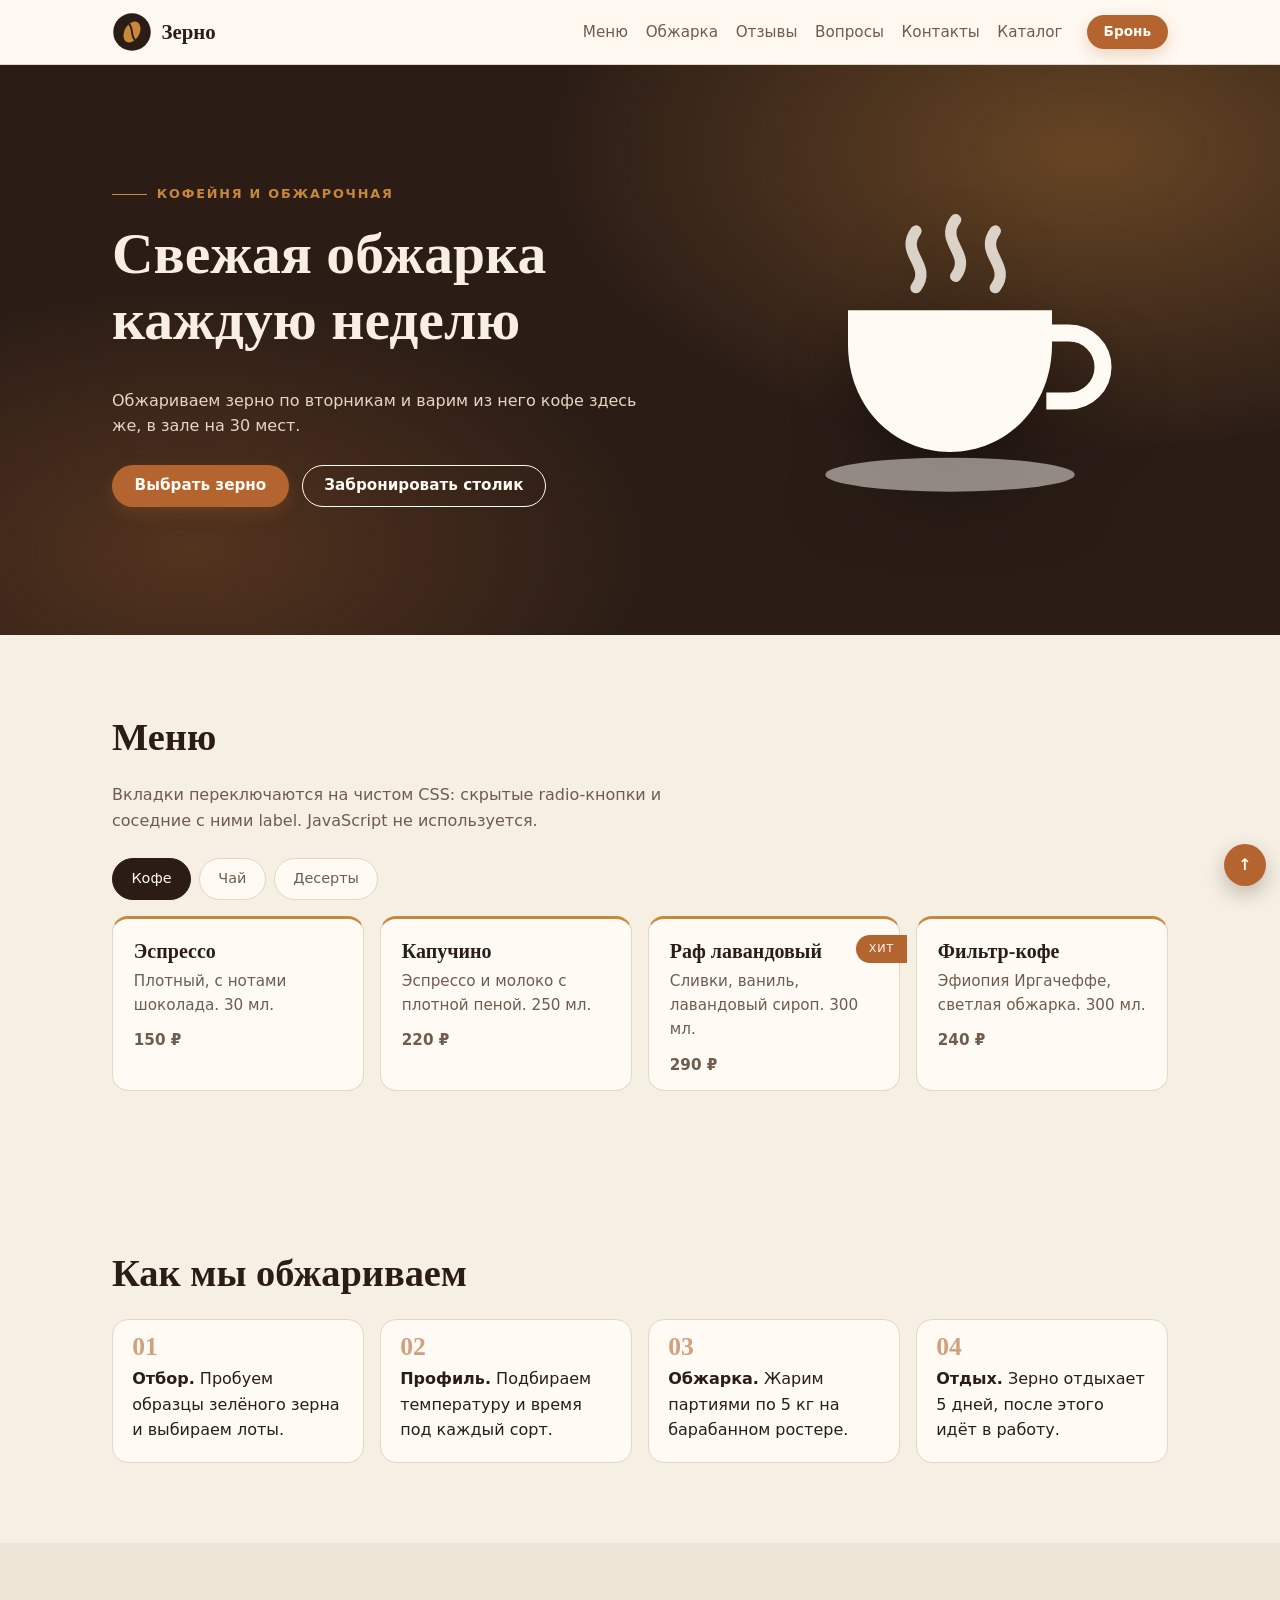
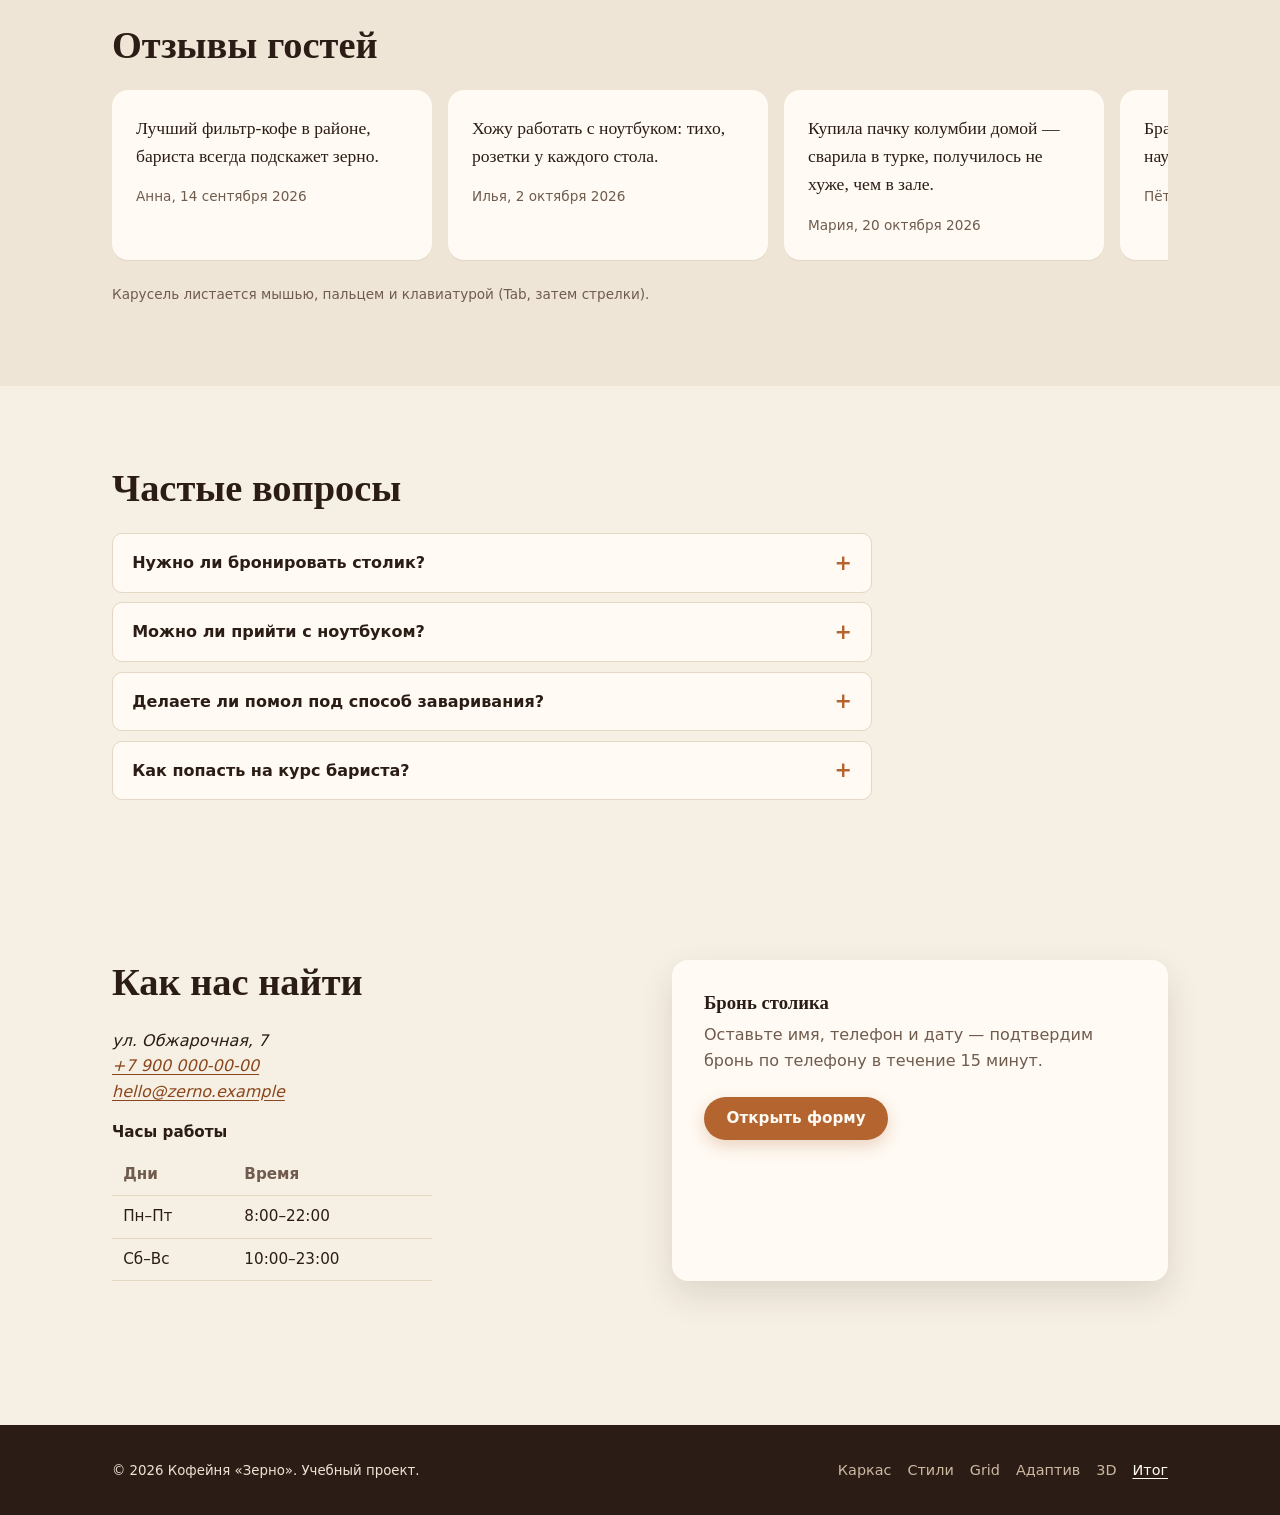
<file: site/index.html>
<!DOCTYPE html>
<html lang="ru">
<head>
  <meta charset="utf-8">
  <meta name="viewport" content="width=device-width, initial-scale=1">
  <title>Зерно — кофейня и обжарочная</title>
  <meta name="description" content="Итоговая страница кофейни «Зерно»: меню с вкладками, отзывы-карусель, вопросы-аккордеон, модальное окно бронирования и форма с валидацией.">
  <link rel="icon" href="assets/logo.svg" type="image/svg+xml">
  <link rel="stylesheet" href="css/base.css">
  <link rel="stylesheet" href="css/styled.css">
  <link rel="stylesheet" href="css/interactive.css">
</head>
<body>
  <a class="skip-link" href="#main">К содержимому</a>

  <header class="site-header" id="top">
    <div class="container site-header__inner">
      <a class="logo" href="index.html">
        <img src="assets/logo.svg" alt="" width="40" height="40">
        <span>Зерно</span>
      </a>
      <nav class="nav" aria-label="Основная навигация">
        <ul class="nav__list">
          <li><a href="#menu">Меню</a></li>
          <li><a href="#roasting">Обжарка</a></li>
          <li><a href="#reviews">Отзывы</a></li>
          <li><a href="#faq">Вопросы</a></li>
          <li><a href="#visit">Контакты</a></li>
          <li><a href="04-menu.html">Каталог</a></li>
        </ul>
      </nav>
      <a class="btn btn--small" href="#reserve">Бронь</a>
    </div>
  </header>

  <main id="main">
    <section class="hero" aria-labelledby="hero-title">
      <div class="container hero__inner">
        <div class="hero__text">
          <p class="eyebrow">Кофейня и обжарочная</p>
          <h1 id="hero-title">Свежая обжарка каждую неделю</h1>
          <p class="hero__lead">Обжариваем зерно по вторникам и варим из него кофе здесь же, в зале на 30 мест.</p>
          <p class="hero__actions">
            <a class="btn" href="04-menu.html">Выбрать зерно</a>
            <a class="btn btn--ghost" href="#reserve">Забронировать столик</a>
          </p>
        </div>
        <figure class="hero__art">
          <img src="assets/cup.svg" alt="Чашка горячего кофе" width="320" height="320">
        </figure>
      </div>
    </section>

    <section id="menu" class="section" aria-labelledby="menu-title">
      <div class="container">
        <h2 id="menu-title" class="section__title">Меню</h2>
        <p class="lead">Вкладки переключаются на чистом CSS: скрытые radio-кнопки и соседние с ними label. JavaScript не используется.</p>

        <!-- Интерактив 1: вкладки на radio -->
        <div class="tabs">
          <input class="tabs__input" type="radio" name="menu-tab" id="tab-coffee" checked>
          <label class="tabs__tab" for="tab-coffee">Кофе</label>

          <input class="tabs__input" type="radio" name="menu-tab" id="tab-tea">
          <label class="tabs__tab" for="tab-tea">Чай</label>

          <input class="tabs__input" type="radio" name="menu-tab" id="tab-dessert">
          <label class="tabs__tab" for="tab-dessert">Десерты</label>

          <div class="tab-panel" id="panel-coffee" role="group" aria-labelledby="tab-coffee">
            <ul class="cards">
              <li class="card" data-type="coffee">
                <article>
                  <h3 class="card__title">Эспрессо</h3>
                  <p>Плотный, с нотами шоколада. 30 мл.</p>
                  <p class="card__price"><data value="150">150 ₽</data></p>
                </article>
              </li>
              <li class="card" data-type="coffee">
                <article>
                  <h3 class="card__title">Капучино</h3>
                  <p>Эспрессо и молоко с плотной пеной. 250 мл.</p>
                  <p class="card__price"><data value="220">220 ₽</data></p>
                </article>
              </li>
              <li class="card card--hit" data-type="coffee">
                <article>
                  <h3 class="card__title">Раф лавандовый</h3>
                  <p>Сливки, ваниль, лавандовый сироп. 300 мл.</p>
                  <p class="card__price"><data value="290">290 ₽</data></p>
                </article>
              </li>
              <li class="card" data-type="coffee">
                <article>
                  <h3 class="card__title">Фильтр-кофе</h3>
                  <p>Эфиопия Иргачеффе, светлая обжарка. 300 мл.</p>
                  <p class="card__price"><data value="240">240 ₽</data></p>
                </article>
              </li>
            </ul>
          </div>

          <div class="tab-panel" id="panel-tea" role="group" aria-labelledby="tab-tea">
            <ul class="cards">
              <li class="card" data-type="tea">
                <article>
                  <h3 class="card__title">Молочный улун</h3>
                  <p>Заваривается при вас, 400 мл.</p>
                  <p class="card__price"><data value="200">200 ₽</data></p>
                </article>
              </li>
              <li class="card" data-type="tea">
                <article>
                  <h3 class="card__title">Сенча</h3>
                  <p>Зелёный чай, лёгкая горчинка. 400 мл.</p>
                  <p class="card__price"><data value="180">180 ₽</data></p>
                </article>
              </li>
              <li class="card" data-type="tea">
                <article>
                  <h3 class="card__title">Иван-чай</h3>
                  <p>Травяной, без кофеина. 400 мл.</p>
                  <p class="card__price"><data value="170">170 ₽</data></p>
                </article>
              </li>
            </ul>
          </div>

          <div class="tab-panel" id="panel-dessert" role="group" aria-labelledby="tab-dessert">
            <ul class="cards">
              <li class="card" data-type="dessert">
                <article>
                  <h3 class="card__title">Чизкейк</h3>
                  <p>Классический нью-йорк, собственная выпечка.</p>
                  <p class="card__price"><data value="260">260 ₽</data></p>
                </article>
              </li>
              <li class="card" data-type="dessert">
                <article>
                  <h3 class="card__title">Круассан</h3>
                  <p>Слоёный, с маслом 82,5%. Печём утром.</p>
                  <p class="card__price"><data value="190">190 ₽</data></p>
                </article>
              </li>
              <li class="card" data-type="dessert">
                <article>
                  <h3 class="card__title">Тарт с грушей</h3>
                  <p>Песочная основа, груша и тимьян.</p>
                  <p class="card__price"><data value="280">280 ₽</data></p>
                </article>
              </li>
            </ul>
          </div>
        </div>
      </div>
    </section>

    <section id="roasting" class="section" aria-labelledby="roasting-title">
      <div class="container">
        <h2 id="roasting-title" class="section__title">Как мы обжариваем</h2>
        <ol class="steps">
          <li><strong>Отбор.</strong> Пробуем образцы зелёного зерна и выбираем лоты.</li>
          <li><strong>Профиль.</strong> Подбираем температуру и время под каждый сорт.</li>
          <li><strong>Обжарка.</strong> Жарим партиями по 5 кг на барабанном ростере.</li>
          <li><strong>Отдых.</strong> Зерно отдыхает 5 дней, после этого идёт в работу.</li>
        </ol>
      </div>
    </section>

    <section id="reviews" class="section reviews" aria-labelledby="reviews-title">
      <div class="container">
        <h2 id="reviews-title" class="section__title">Отзывы гостей</h2>
        <!-- Интерактив 2: горизонтальная карусель на scroll-snap -->
        <ul class="carousel" tabindex="0" aria-label="Отзывы гостей, прокручивается вбок">
          <li class="carousel__item">
            <blockquote><p>Лучший фильтр-кофе в районе, бариста всегда подскажет зерно.</p></blockquote>
            <footer>Анна, <time datetime="2026-09-14">14 сентября 2026</time></footer>
          </li>
          <li class="carousel__item">
            <blockquote><p>Хожу работать с ноутбуком: тихо, розетки у каждого стола.</p></blockquote>
            <footer>Илья, <time datetime="2026-10-02">2 октября 2026</time></footer>
          </li>
          <li class="carousel__item">
            <blockquote><p>Купила пачку колумбии домой — сварила в турке, получилось не хуже, чем в зале.</p></blockquote>
            <footer>Мария, <time datetime="2026-10-20">20 октября 2026</time></footer>
          </li>
          <li class="carousel__item">
            <blockquote><p>Брали курс бариста: за два вечера научился держать темпер ровно.</p></blockquote>
            <footer>Пётр, <time datetime="2026-11-05">5 ноября 2026</time></footer>
          </li>
        </ul>
        <p class="carousel-hint">Карусель листается мышью, пальцем и клавиатурой (Tab, затем стрелки).</p>
      </div>
    </section>

    <section id="faq" class="section" aria-labelledby="faq-title">
      <div class="container">
        <h2 id="faq-title" class="section__title">Частые вопросы</h2>
        <!-- Интерактив 3: аккордеон на details/summary -->
        <div class="faq">
          <details class="faq__item" name="faq">
            <summary>Нужно ли бронировать столик?</summary>
            <p>В будни до 18:00 обычно есть свободные места. На выходные и для компаний от четырёх человек лучше забронировать заранее.</p>
          </details>
          <details class="faq__item" name="faq">
            <summary>Можно ли прийти с ноутбуком?</summary>
            <p>Да, у каждого стола есть розетка, гостевой Wi-Fi и тихая зона в дальнем зале.</p>
          </details>
          <details class="faq__item" name="faq">
            <summary>Делаете ли помол под способ заваривания?</summary>
            <p>Да, при покупке зерна укажите способ: эспрессо, V60, аэропресс, френч-пресс или турка. Смелем на месте.</p>
          </details>
          <details class="faq__item" name="faq">
            <summary>Как попасть на курс бариста?</summary>
            <p>Группы до четырёх человек, занятия по вторникам и четвергам. Запись — по телефону или через форму бронирования.</p>
          </details>
        </div>
      </div>
    </section>

    <section id="visit" class="section" aria-labelledby="visit-title">
      <div class="container visit__inner">
        <div class="visit__info">
          <h2 id="visit-title" class="section__title">Как нас найти</h2>
          <address>
            ул. Обжарочная, 7<br>
            <a href="tel:+79000000000">+7&nbsp;900&nbsp;000&#8209;00&#8209;00</a><br>
            <a href="mailto:hello@zerno.example">hello@zerno.example</a>
          </address>
          <table class="hours">
            <caption>Часы работы</caption>
            <thead><tr><th scope="col">Дни</th><th scope="col">Время</th></tr></thead>
            <tbody>
              <tr><td>Пн–Пт</td><td>8:00–22:00</td></tr>
              <tr><td>Сб–Вс</td><td>10:00–23:00</td></tr>
            </tbody>
          </table>
        </div>
        <div class="booking-card">
          <h3>Бронь столика</h3>
          <p>Оставьте имя, телефон и дату — подтвердим бронь по телефону в течение 15 минут.</p>
          <a class="btn" href="#reserve">Открыть форму</a>
        </div>
      </div>
    </section>
  </main>

  <!-- Интерактив 4: модальное окно на :target -->
  <div class="modal" id="reserve" role="dialog" aria-modal="true" aria-labelledby="reserve-title">
    <div class="modal__box">
      <a class="modal__close" href="#visit" aria-label="Закрыть окно бронирования">×</a>
      <h2 id="reserve-title">Бронь столика</h2>
      <p>Оставьте заявку — подтвердим по телефону в течение 15 минут.</p>
      <form class="form form--modal" action="#" method="get">
        <label class="field"><span>Имя</span><input name="name" type="text" required autocomplete="name" placeholder="Анна"></label>
        <label class="field"><span>Телефон</span><input name="phone" type="tel" required autocomplete="tel" placeholder="+7 900 000-00-00" pattern="[0-9+ \(\)\-]{10,}"></label>
        <label class="field"><span>Дата</span><input name="date" type="date" required></label>
        <label class="field"><span>Гостей</span><input name="guests" type="number" min="1" max="8" value="2"></label>
        <button class="btn" type="submit">Отправить заявку</button>
      </form>
    </div>
  </div>

  <footer class="site-footer">
    <div class="container site-footer__inner">
      <p><small>© 2026 Кофейня «Зерно». Учебный проект.</small></p>
      <nav aria-label="Этапы работы">
        <ul class="site-footer__links">
          <li><a href="02-semantic.html">Каркас</a></li>
          <li><a href="03-styled.html">Стили</a></li>
          <li><a href="04-menu.html">Grid</a></li>
          <li><a href="05-responsive.html">Адаптив</a></li>
          <li><a href="06-3d.html">3D</a></li>
          <li><a href="index.html" aria-current="page">Итог</a></li>
        </ul>
      </nav>
    </div>
  </footer>

  <a class="to-top" href="#top" aria-label="Наверх">↑</a>
</body>
</html>
</file>
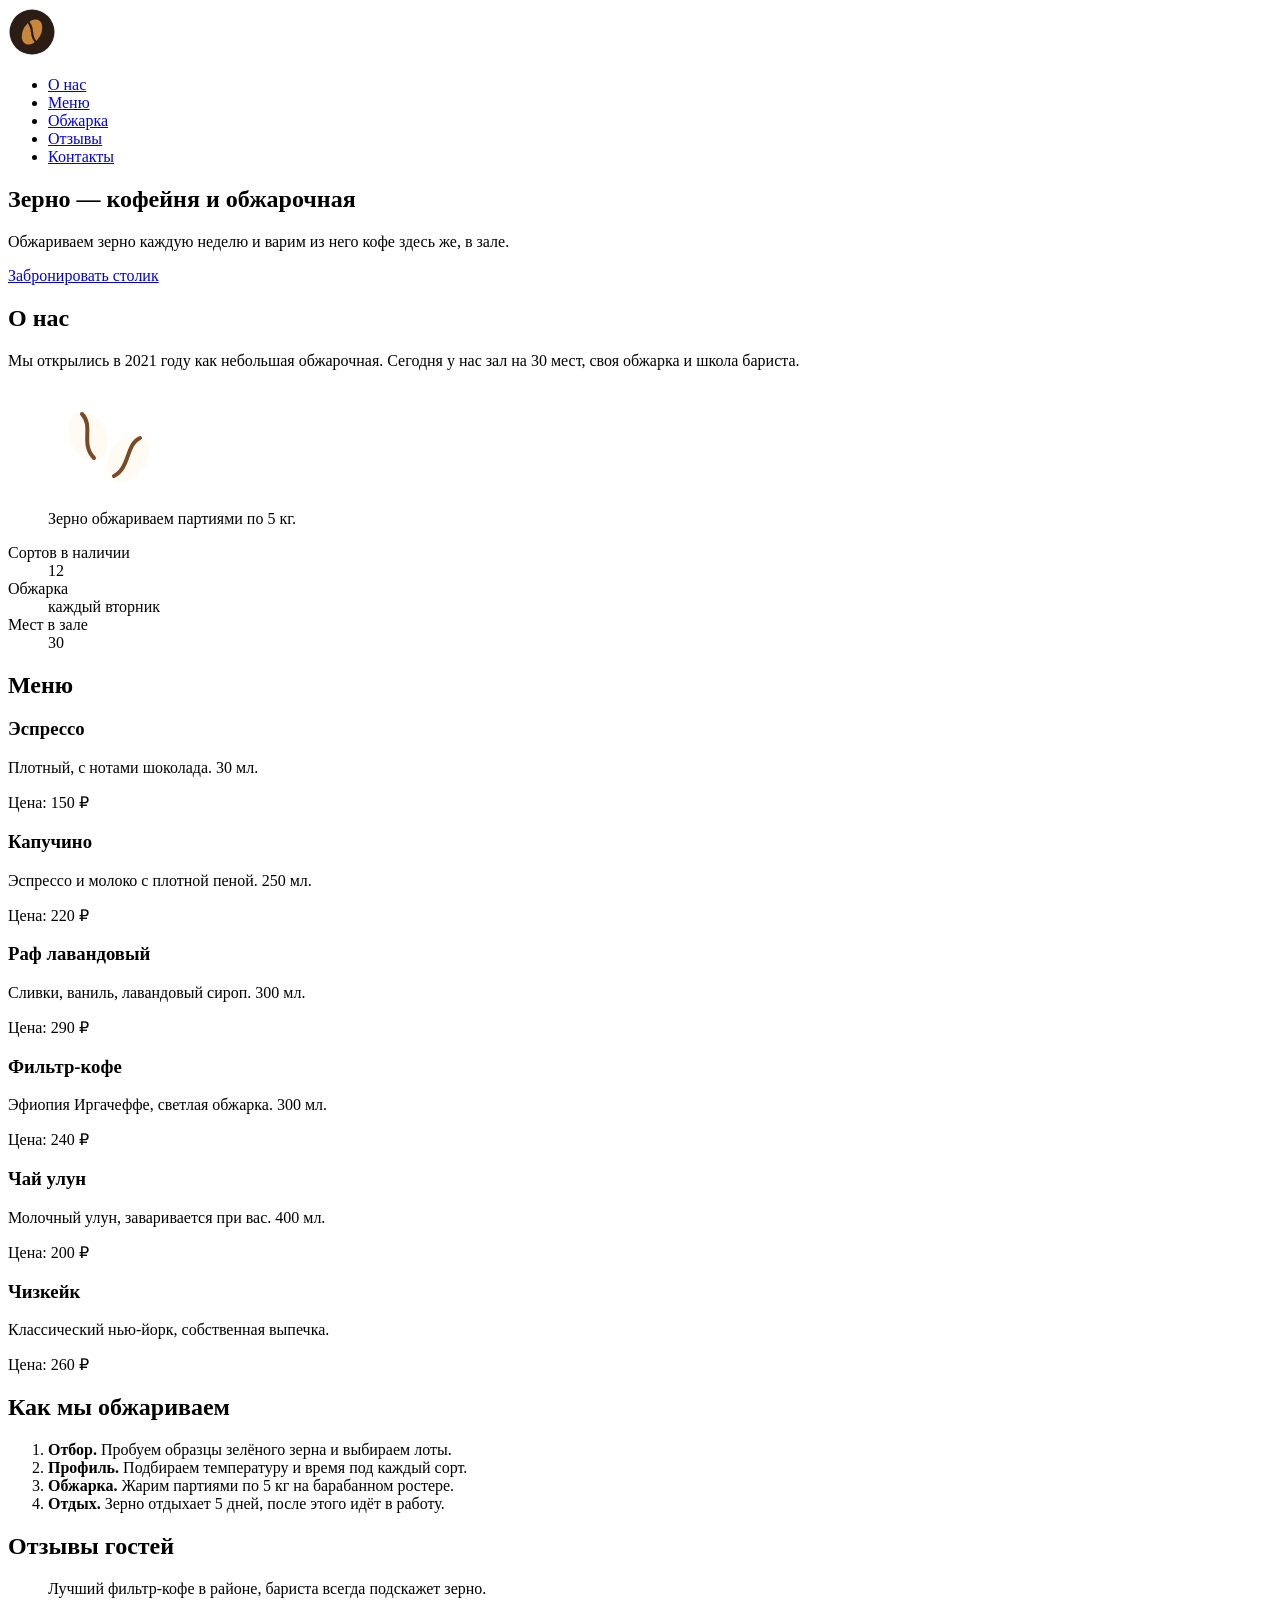
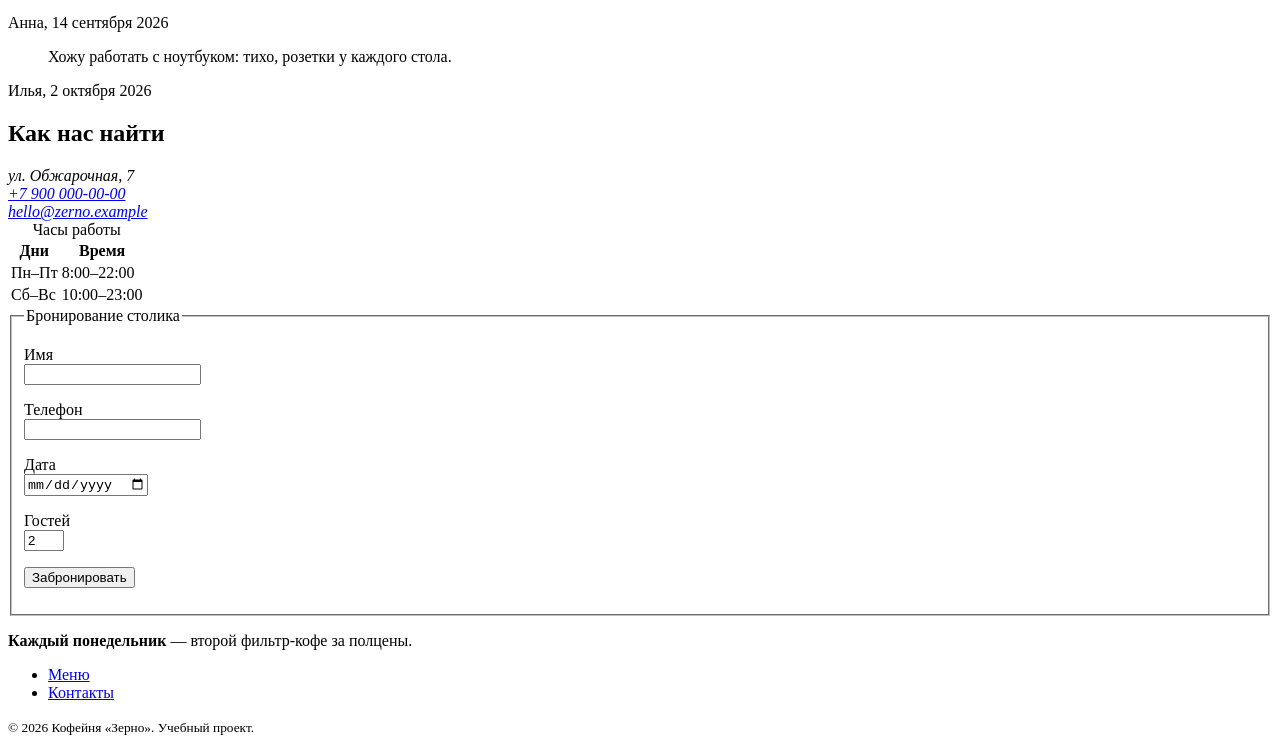
<file: site/02-semantic.html>
<!DOCTYPE html>
<!-- Задание 2. Семантический каркас главной страницы кофейни «Зерно». CSS не используется. -->
<html lang="ru">
<head>
  <meta charset="utf-8">
  <meta name="viewport" content="width=device-width, initial-scale=1">
  <title>Зерно — кофейня и обжарочная (каркас)</title>
  <meta name="description" content="Кофейня-обжарочная «Зерно»: меню, обжарка, отзывы, бронирование столика.">
</head>
<body>

  <!-- header: шапка сайта, общая для всех страниц — логотип и главная навигация -->
  <header>
    <a href="02-semantic.html" aria-label="Зерно — на главную">
      <img src="assets/logo.svg" alt="Логотип кофейни «Зерно»" width="48" height="48">
    </a>
    <!-- nav: блок основной навигации; ссылки оформлены списком, так как это перечень разделов -->
    <nav aria-label="Основная навигация">
      <ul>
        <li><a href="#about">О нас</a></li>
        <li><a href="#menu">Меню</a></li>
        <li><a href="#roasting">Обжарка</a></li>
        <li><a href="#reviews">Отзывы</a></li>
        <li><a href="#visit">Контакты</a></li>
      </ul>
    </nav>
  </header>

  <!-- main: уникальное содержимое страницы; на странице только один main -->
  <main>

    <!-- section с заголовком h1: первый экран, главный заголовок страницы -->
    <section aria-labelledby="hero-title">
      <h1 id="hero-title">Зерно — кофейня и обжарочная</h1>
      <p>Обжариваем зерно каждую неделю и варим из него кофе здесь же, в зале.</p>
      <p><a href="#visit">Забронировать столик</a></p>
    </section>

    <!-- section: тематический раздел «О нас» со своим заголовком h2 -->
    <section id="about" aria-labelledby="about-title">
      <h2 id="about-title">О нас</h2>
      <p>Мы открылись в 2021 году как небольшая обжарочная. Сегодня у нас зал на 30 мест, своя обжарка и школа бариста.</p>
      <!-- figure + figcaption: иллюстрация с подписью, связанной с изображением -->
      <figure>
        <img src="assets/beans.svg" alt="Два обжаренных кофейных зерна" width="120" height="120">
        <figcaption>Зерно обжариваем партиями по 5 кг.</figcaption>
      </figure>
      <!-- dl: список «термин — значение» для ключевых цифр -->
      <dl>
        <dt>Сортов в наличии</dt><dd>12</dd>
        <dt>Обжарка</dt><dd>каждый вторник</dd>
        <dt>Мест в зале</dt><dd>30</dd>
      </dl>
    </section>

    <!-- section «Меню»: каждая позиция — article, так как карточка самостоятельна и понятна вне страницы -->
    <section id="menu" aria-labelledby="menu-title">
      <h2 id="menu-title">Меню</h2>
      <article>
        <h3>Эспрессо</h3>
        <p>Плотный, с нотами шоколада. 30 мл.</p>
        <!-- data: машиночитаемое значение цены рядом с текстом для человека -->
        <p>Цена: <data value="150">150 ₽</data></p>
      </article>
      <article>
        <h3>Капучино</h3>
        <p>Эспрессо и молоко с плотной пеной. 250 мл.</p>
        <p>Цена: <data value="220">220 ₽</data></p>
      </article>
      <article>
        <h3>Раф лавандовый</h3>
        <p>Сливки, ваниль, лавандовый сироп. 300 мл.</p>
        <p>Цена: <data value="290">290 ₽</data></p>
      </article>
      <article>
        <h3>Фильтр-кофе</h3>
        <p>Эфиопия Иргачеффе, светлая обжарка. 300 мл.</p>
        <p>Цена: <data value="240">240 ₽</data></p>
      </article>
      <article>
        <h3>Чай улун</h3>
        <p>Молочный улун, заваривается при вас. 400 мл.</p>
        <p>Цена: <data value="200">200 ₽</data></p>
      </article>
      <article>
        <h3>Чизкейк</h3>
        <p>Классический нью-йорк, собственная выпечка.</p>
        <p>Цена: <data value="260">260 ₽</data></p>
      </article>
    </section>

    <!-- section «Обжарка»: шаги процесса; ol — порядок шагов важен -->
    <section id="roasting" aria-labelledby="roasting-title">
      <h2 id="roasting-title">Как мы обжариваем</h2>
      <ol>
        <li><strong>Отбор.</strong> Пробуем образцы зелёного зерна и выбираем лоты.</li>
        <li><strong>Профиль.</strong> Подбираем температуру и время под каждый сорт.</li>
        <li><strong>Обжарка.</strong> Жарим партиями по 5 кг на барабанном ростере.</li>
        <li><strong>Отдых.</strong> Зерно отдыхает 5 дней, после этого идёт в работу.</li>
      </ol>
    </section>

    <!-- section «Отзывы»: каждый отзыв — article; цитата — blockquote, автор — footer внутри article -->
    <section id="reviews" aria-labelledby="reviews-title">
      <h2 id="reviews-title">Отзывы гостей</h2>
      <article>
        <blockquote>
          <p>Лучший фильтр-кофе в районе, бариста всегда подскажет зерно.</p>
        </blockquote>
        <footer>Анна, <time datetime="2026-09-14">14 сентября 2026</time></footer>
      </article>
      <article>
        <blockquote>
          <p>Хожу работать с ноутбуком: тихо, розетки у каждого стола.</p>
        </blockquote>
        <footer>Илья, <time datetime="2026-10-02">2 октября 2026</time></footer>
      </article>
    </section>

    <!-- section «Контакты»: адрес в address, часы работы в таблице, форма бронирования -->
    <section id="visit" aria-labelledby="visit-title">
      <h2 id="visit-title">Как нас найти</h2>
      <!-- address: контактная информация владельца страницы -->
      <address>
        ул. Обжарочная, 7<br>
        <a href="tel:+79000000000">+7&nbsp;900&nbsp;000&#8209;00&#8209;00</a><br>
        <a href="mailto:hello@zerno.example">hello@zerno.example</a>
      </address>
      <!-- table: часы работы — табличные данные (день — время) -->
      <table>
        <caption>Часы работы</caption>
        <thead>
          <tr><th scope="col">Дни</th><th scope="col">Время</th></tr>
        </thead>
        <tbody>
          <tr><td>Пн–Пт</td><td><time datetime="08:00">8:00</time>–<time datetime="22:00">22:00</time></td></tr>
          <tr><td>Сб–Вс</td><td><time datetime="10:00">10:00</time>–<time datetime="23:00">23:00</time></td></tr>
        </tbody>
      </table>

      <!-- form + fieldset/legend + label: доступная форма, каждое поле подписано -->
      <form action="#" method="post">
        <fieldset>
          <legend>Бронирование столика</legend>
          <p><label for="name">Имя</label><br><input id="name" name="name" type="text" required autocomplete="name"></p>
          <p><label for="phone">Телефон</label><br><input id="phone" name="phone" type="tel" required autocomplete="tel"></p>
          <p><label for="date">Дата</label><br><input id="date" name="date" type="date" required></p>
          <p><label for="guests">Гостей</label><br><input id="guests" name="guests" type="number" min="1" max="8" value="2"></p>
          <p><button type="submit">Забронировать</button></p>
        </fieldset>
      </form>
    </section>

    <!-- aside: дополнительная информация, не связанная напрямую с основным потоком -->
    <aside aria-label="Акция">
      <p><strong>Каждый понедельник</strong> — второй фильтр-кофе за полцены.</p>
    </aside>
  </main>

  <!-- footer: подвал сайта — копирайт и вторичная навигация -->
  <footer>
    <nav aria-label="Дополнительная навигация">
      <ul>
        <li><a href="#menu">Меню</a></li>
        <li><a href="#visit">Контакты</a></li>
      </ul>
    </nav>
    <p><small>© <time datetime="2026">2026</time> Кофейня «Зерно». Учебный проект.</small></p>
  </footer>

</body>
</html>
</file>
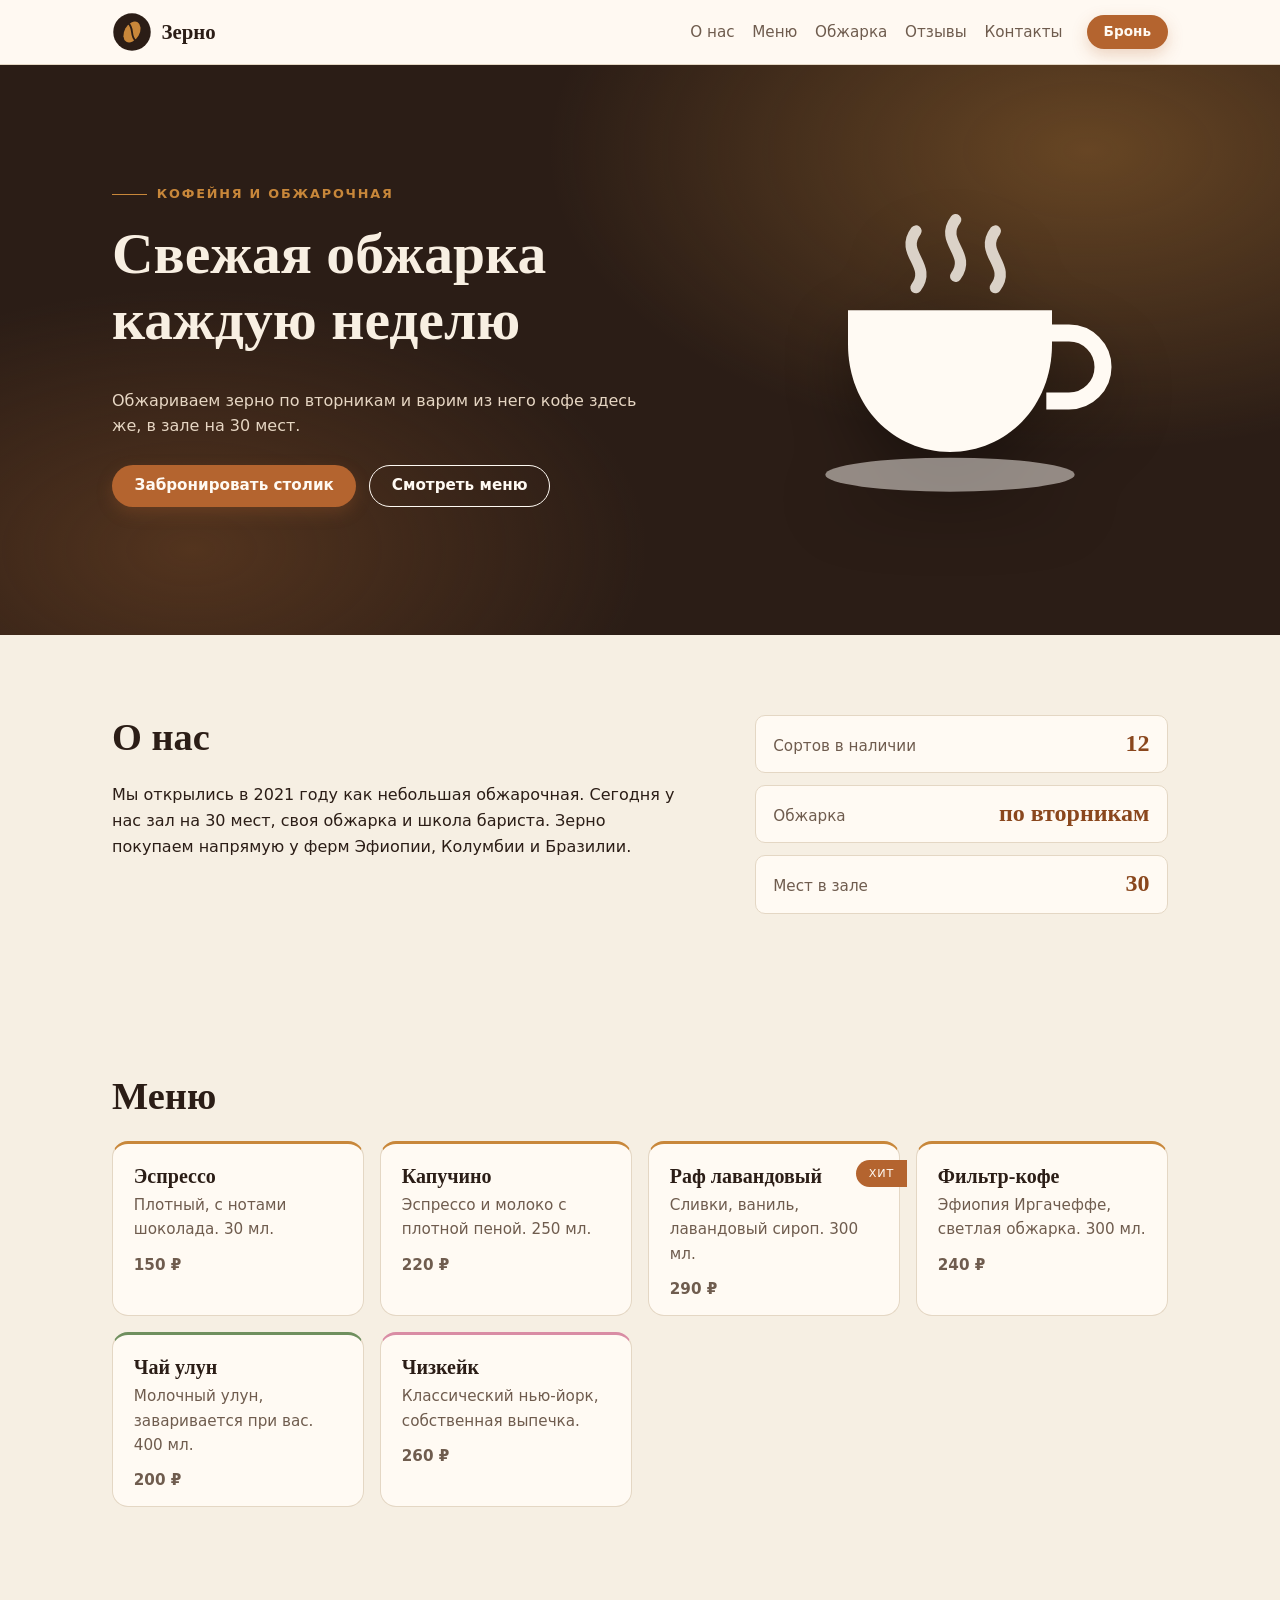
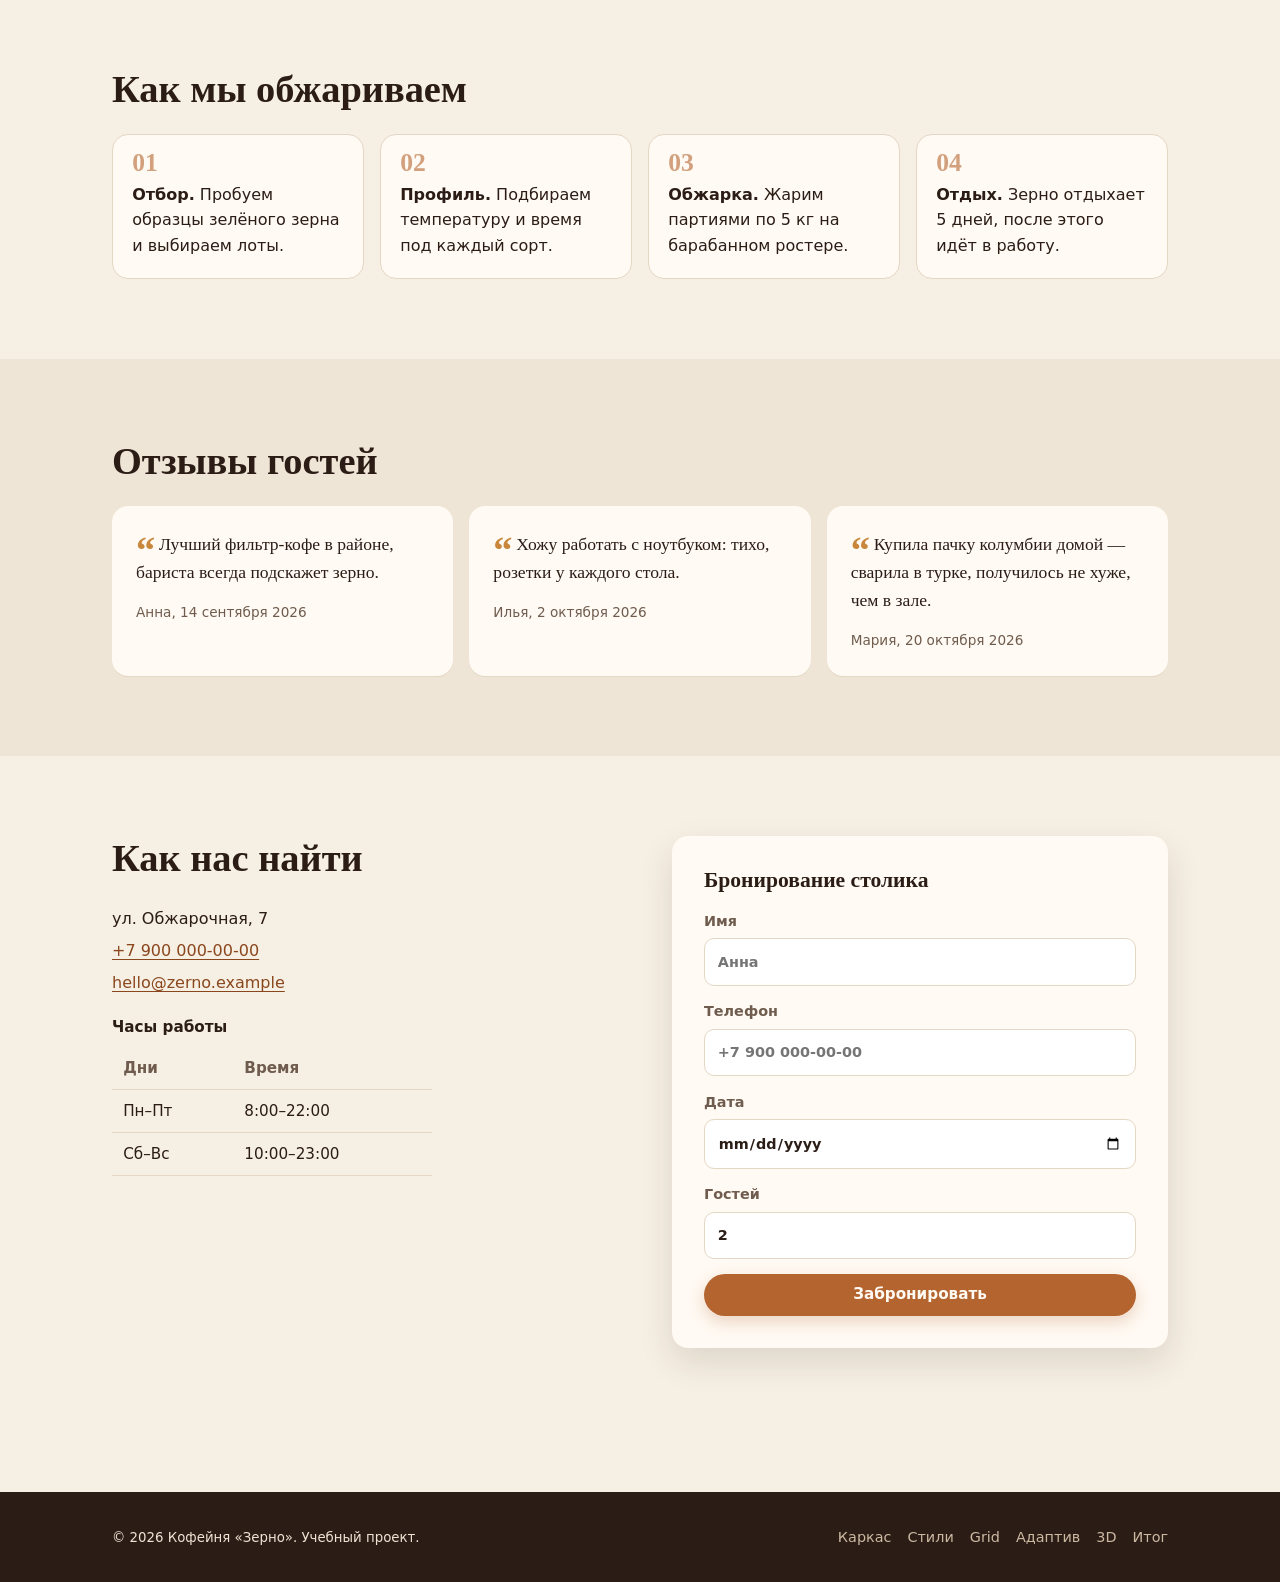
<file: site/03-styled.html>
<!DOCTYPE html>
<html lang="ru">
<head>
  <meta charset="utf-8">
  <meta name="viewport" content="width=device-width, initial-scale=1">
  <title>Зерно — кофейня и обжарочная</title>
  <meta name="description" content="Кофейня-обжарочная «Зерно»: меню, обжарка, отзывы, бронирование столика.">
  <link rel="icon" href="assets/logo.svg" type="image/svg+xml">
  <link rel="stylesheet" href="css/base.css">
  <link rel="stylesheet" href="css/styled.css">
</head>
<body>
  <a class="skip-link" href="#main">К содержимому</a>

  <header class="site-header">
    <div class="container site-header__inner">
      <a class="logo" href="index.html">
        <img src="assets/logo.svg" alt="" width="40" height="40">
        <span>Зерно</span>
      </a>
      <nav class="nav" aria-label="Основная навигация">
        <ul class="nav__list">
          <li><a href="#about">О нас</a></li>
          <li><a href="#menu">Меню</a></li>
          <li><a href="#roasting">Обжарка</a></li>
          <li><a href="#reviews">Отзывы</a></li>
          <li><a href="#visit">Контакты</a></li>
        </ul>
      </nav>
      <a class="btn btn--small" href="#visit">Бронь</a>
    </div>
  </header>

  <main id="main">
    <section class="hero" aria-labelledby="hero-title">
      <div class="container hero__inner">
        <div class="hero__text">
          <p class="eyebrow">Кофейня и обжарочная</p>
          <h1 id="hero-title">Свежая обжарка каждую неделю</h1>
          <p class="hero__lead">Обжариваем зерно по вторникам и варим из него кофе здесь же, в зале на 30 мест.</p>
          <p class="hero__actions">
            <a class="btn" href="#visit">Забронировать столик</a>
            <a class="btn btn--ghost" href="#menu">Смотреть меню</a>
          </p>
        </div>
        <figure class="hero__art">
          <img src="assets/cup.svg" alt="Чашка горячего кофе" width="320" height="320">
        </figure>
      </div>
    </section>

    <section id="about" class="section about" aria-labelledby="about-title">
      <div class="container about__inner">
        <div>
          <h2 id="about-title" class="section__title">О нас</h2>
          <p>Мы открылись в 2021 году как небольшая обжарочная. Сегодня у нас зал на 30 мест, своя обжарка и школа бариста. Зерно покупаем напрямую у ферм Эфиопии, Колумбии и Бразилии.</p>
        </div>
        <dl class="stats">
          <div class="stats__item"><dt>Сортов в наличии</dt><dd>12</dd></div>
          <div class="stats__item"><dt>Обжарка</dt><dd>по вторникам</dd></div>
          <div class="stats__item"><dt>Мест в зале</dt><dd>30</dd></div>
        </dl>
      </div>
    </section>

    <section id="menu" class="section menu" aria-labelledby="menu-title">
      <div class="container">
        <h2 id="menu-title" class="section__title">Меню</h2>
        <ul class="cards">
          <li class="card" data-type="coffee">
            <article>
              <h3 class="card__title">Эспрессо</h3>
              <p>Плотный, с нотами шоколада. 30 мл.</p>
              <p class="card__price"><data value="150">150 ₽</data></p>
            </article>
          </li>
          <li class="card" data-type="coffee">
            <article>
              <h3 class="card__title">Капучино</h3>
              <p>Эспрессо и молоко с плотной пеной. 250 мл.</p>
              <p class="card__price"><data value="220">220 ₽</data></p>
            </article>
          </li>
          <li class="card card--hit" data-type="coffee">
            <article>
              <h3 class="card__title">Раф лавандовый</h3>
              <p>Сливки, ваниль, лавандовый сироп. 300 мл.</p>
              <p class="card__price"><data value="290">290 ₽</data></p>
            </article>
          </li>
          <li class="card" data-type="coffee">
            <article>
              <h3 class="card__title">Фильтр-кофе</h3>
              <p>Эфиопия Иргачеффе, светлая обжарка. 300 мл.</p>
              <p class="card__price"><data value="240">240 ₽</data></p>
            </article>
          </li>
          <li class="card" data-type="tea">
            <article>
              <h3 class="card__title">Чай улун</h3>
              <p>Молочный улун, заваривается при вас. 400 мл.</p>
              <p class="card__price"><data value="200">200 ₽</data></p>
            </article>
          </li>
          <li class="card" data-type="dessert">
            <article>
              <h3 class="card__title">Чизкейк</h3>
              <p>Классический нью-йорк, собственная выпечка.</p>
              <p class="card__price"><data value="260">260 ₽</data></p>
            </article>
          </li>
        </ul>
      </div>
    </section>

    <section id="roasting" class="section roasting" aria-labelledby="roasting-title">
      <div class="container">
        <h2 id="roasting-title" class="section__title">Как мы обжариваем</h2>
        <ol class="steps">
          <li><strong>Отбор.</strong> Пробуем образцы зелёного зерна и выбираем лоты.</li>
          <li><strong>Профиль.</strong> Подбираем температуру и время под каждый сорт.</li>
          <li><strong>Обжарка.</strong> Жарим партиями по 5 кг на барабанном ростере.</li>
          <li><strong>Отдых.</strong> Зерно отдыхает 5 дней, после этого идёт в работу.</li>
        </ol>
      </div>
    </section>

    <section id="reviews" class="section reviews" aria-labelledby="reviews-title">
      <div class="container">
        <h2 id="reviews-title" class="section__title">Отзывы гостей</h2>
        <div class="reviews__list">
          <article class="review">
            <blockquote><p>Лучший фильтр-кофе в районе, бариста всегда подскажет зерно.</p></blockquote>
            <footer>Анна, <time datetime="2026-09-14">14 сентября 2026</time></footer>
          </article>
          <article class="review">
            <blockquote><p>Хожу работать с ноутбуком: тихо, розетки у каждого стола.</p></blockquote>
            <footer>Илья, <time datetime="2026-10-02">2 октября 2026</time></footer>
          </article>
          <article class="review">
            <blockquote><p>Купила пачку колумбии домой — сварила в турке, получилось не хуже, чем в зале.</p></blockquote>
            <footer>Мария, <time datetime="2026-10-20">20 октября 2026</time></footer>
          </article>
        </div>
      </div>
    </section>

    <section id="visit" class="section visit" aria-labelledby="visit-title">
      <div class="container visit__inner">
        <div class="visit__info">
          <h2 id="visit-title" class="section__title">Как нас найти</h2>
          <address>
            ул. Обжарочная, 7<br>
            <a href="tel:+79000000000">+7&nbsp;900&nbsp;000&#8209;00&#8209;00</a><br>
            <a href="mailto:hello@zerno.example">hello@zerno.example</a>
          </address>
          <table class="hours">
            <caption>Часы работы</caption>
            <thead><tr><th scope="col">Дни</th><th scope="col">Время</th></tr></thead>
            <tbody>
              <tr><td>Пн–Пт</td><td>8:00–22:00</td></tr>
              <tr><td>Сб–Вс</td><td>10:00–23:00</td></tr>
            </tbody>
          </table>
        </div>
        <form class="form" action="#" method="post">
          <fieldset>
            <legend>Бронирование столика</legend>
            <label class="field"><span>Имя</span><input name="name" type="text" required autocomplete="name" placeholder="Анна"></label>
            <label class="field"><span>Телефон</span><input name="phone" type="tel" required autocomplete="tel" placeholder="+7 900 000-00-00" pattern="[0-9+ \(\)\-]{10,}"></label>
            <label class="field"><span>Дата</span><input name="date" type="date" required></label>
            <label class="field"><span>Гостей</span><input name="guests" type="number" min="1" max="8" value="2"></label>
            <button class="btn" type="submit">Забронировать</button>
          </fieldset>
        </form>
      </div>
    </section>
  </main>

  <footer class="site-footer">
    <div class="container site-footer__inner">
      <p><small>© 2026 Кофейня «Зерно». Учебный проект.</small></p>
      <nav aria-label="Этапы работы">
        <ul class="site-footer__links">
          <li><a href="02-semantic.html">Каркас</a></li>
          <li><a href="03-styled.html">Стили</a></li>
          <li><a href="04-menu.html">Grid</a></li>
          <li><a href="05-responsive.html">Адаптив</a></li>
          <li><a href="06-3d.html">3D</a></li>
          <li><a href="index.html">Итог</a></li>
        </ul>
      </nav>
    </div>
  </footer>
</body>
</html>
</file>
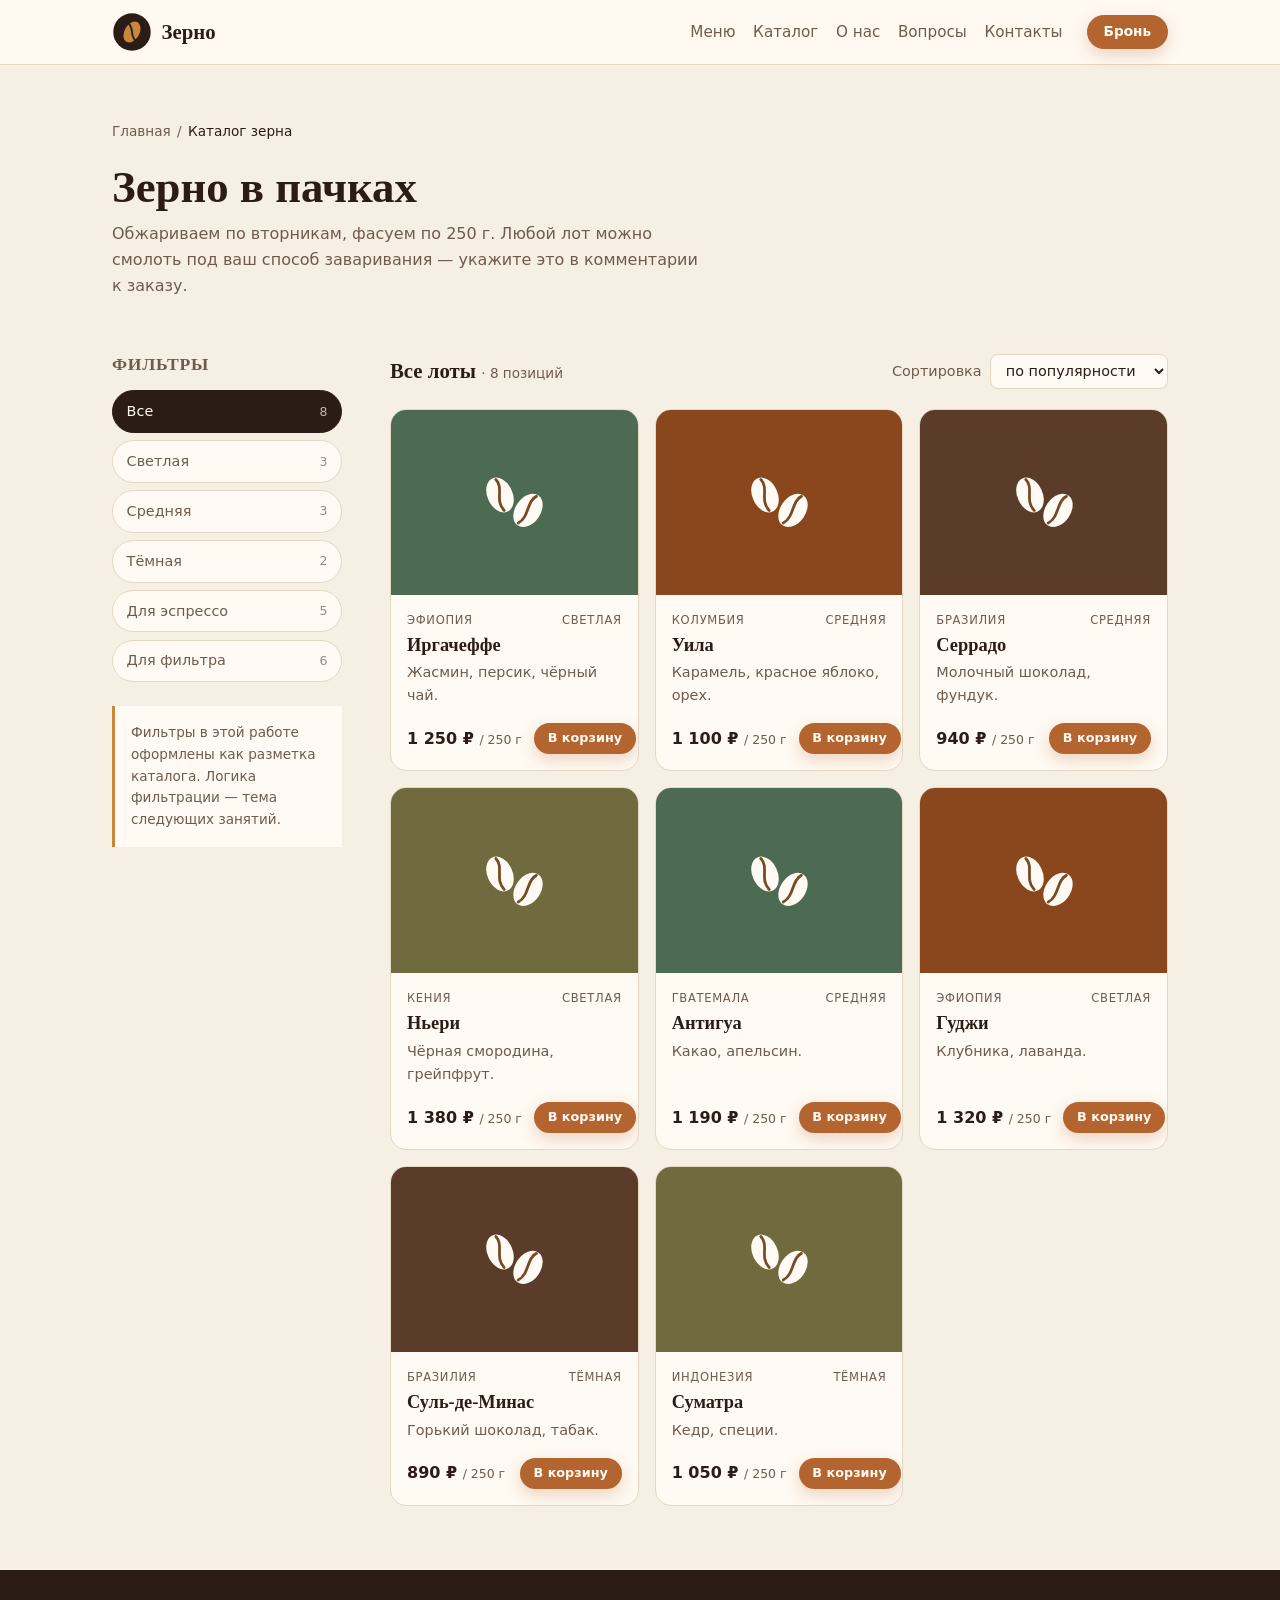
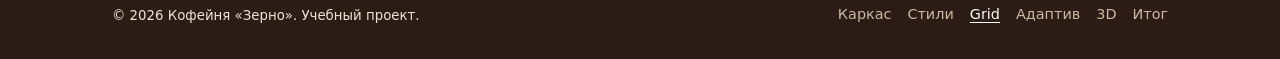
<file: site/04-menu.html>
<!DOCTYPE html>
<html lang="ru">
<head>
  <meta charset="utf-8">
  <meta name="viewport" content="width=device-width, initial-scale=1">
  <title>Зерно в пачках — каталог кофейни «Зерно»</title>
  <meta name="description" content="Каталог зерна кофейни «Зерно»: Эфиопия, Колумбия, Бразилия и другие лоты. Светлая, средняя и тёмная обжарка.">
  <link rel="icon" href="assets/logo.svg" type="image/svg+xml">
  <link rel="stylesheet" href="css/base.css">
  <link rel="stylesheet" href="css/layout.css">
</head>
<body>
  <a class="skip-link" href="#main">К содержимому</a>

  <header class="site-header">
    <div class="container site-header__inner">
      <a class="logo" href="index.html">
        <img src="assets/logo.svg" alt="" width="40" height="40">
        <span>Зерно</span>
      </a>
      <nav class="nav" aria-label="Основная навигация">
        <ul class="nav__list">
          <li><a href="index.html#menu">Меню</a></li>
          <li><a href="04-menu.html" aria-current="page">Каталог</a></li>
          <li><a href="05-responsive.html">О нас</a></li>
          <li><a href="index.html#faq">Вопросы</a></li>
          <li><a href="index.html#visit">Контакты</a></li>
        </ul>
      </nav>
      <a class="btn btn--small" href="index.html#reserve">Бронь</a>
    </div>
  </header>

  <main id="main">
    <section class="catalog-head">
      <div class="container">
        <nav class="crumbs" aria-label="Хлебные крошки">
          <ol>
            <li><a href="index.html">Главная</a></li>
            <li><span aria-current="page">Каталог зерна</span></li>
          </ol>
        </nav>
        <h1>Зерно в пачках</h1>
        <p>Обжариваем по вторникам, фасуем по 250 г. Любой лот можно смолоть под ваш способ заваривания — укажите это в комментарии к заказу.</p>
      </div>
    </section>

    <div class="container catalog">
      <!-- Grid-колонка фильтров; на узких экранах перестраивается в строку -->
      <aside class="filters" aria-labelledby="filters-title">
        <h2 id="filters-title">Фильтры</h2>
        <ul>
          <li><button class="chip" type="button" aria-pressed="true">Все <span>8</span></button></li>
          <li><button class="chip" type="button" aria-pressed="false">Светлая <span>3</span></button></li>
          <li><button class="chip" type="button" aria-pressed="false">Средняя <span>3</span></button></li>
          <li><button class="chip" type="button" aria-pressed="false">Тёмная <span>2</span></button></li>
          <li><button class="chip" type="button" aria-pressed="false">Для эспрессо <span>5</span></button></li>
          <li><button class="chip" type="button" aria-pressed="false">Для фильтра <span>6</span></button></li>
        </ul>
        <p class="hint">Фильтры в этой работе оформлены как разметка каталога. Логика фильтрации — тема следующих занятий.</p>
      </aside>

      <section aria-labelledby="grid-title">
        <div class="toolbar">
          <h2 id="grid-title">Все лоты <small>· 8 позиций</small></h2>
          <label class="sort">
            Сортировка
            <select name="sort">
              <option value="popular">по популярности</option>
              <option value="price-asc">сначала дешевле</option>
              <option value="price-desc">сначала дороже</option>
              <option value="new">сначала новые</option>
            </select>
          </label>
        </div>

        <!-- Grid: сетка товаров; внутри карточки — Flexbox-колонка -->
        <ul class="product-grid">
          <li class="product">
            <article class="product__card">
              <figure class="product__media">
                <img src="assets/beans.svg" alt="" width="84" height="84">
              </figure>
              <div class="product__body">
                <p class="product__meta"><span>Эфиопия</span><span>светлая</span></p>
                <h3>Иргачеффе</h3>
                <p class="product__note">Жасмин, персик, чёрный чай.</p>
                <div class="product__bottom">
                  <p class="product__price">1 250 ₽ <small>/ 250 г</small></p>
                  <button class="btn btn--small" type="button">В корзину</button>
                </div>
              </div>
            </article>
          </li>

          <li class="product">
            <article class="product__card">
              <figure class="product__media">
                <img src="assets/beans.svg" alt="" width="84" height="84">
              </figure>
              <div class="product__body">
                <p class="product__meta"><span>Колумбия</span><span>средняя</span></p>
                <h3>Уила</h3>
                <p class="product__note">Карамель, красное яблоко, орех.</p>
                <div class="product__bottom">
                  <p class="product__price">1 100 ₽ <small>/ 250 г</small></p>
                  <button class="btn btn--small" type="button">В корзину</button>
                </div>
              </div>
            </article>
          </li>

          <li class="product">
            <article class="product__card">
              <figure class="product__media">
                <img src="assets/beans.svg" alt="" width="84" height="84">
              </figure>
              <div class="product__body">
                <p class="product__meta"><span>Бразилия</span><span>средняя</span></p>
                <h3>Серрадо</h3>
                <p class="product__note">Молочный шоколад, фундук.</p>
                <div class="product__bottom">
                  <p class="product__price">940 ₽ <small>/ 250 г</small></p>
                  <button class="btn btn--small" type="button">В корзину</button>
                </div>
              </div>
            </article>
          </li>

          <li class="product">
            <article class="product__card">
              <figure class="product__media">
                <img src="assets/beans.svg" alt="" width="84" height="84">
              </figure>
              <div class="product__body">
                <p class="product__meta"><span>Кения</span><span>светлая</span></p>
                <h3>Ньери</h3>
                <p class="product__note">Чёрная смородина, грейпфрут.</p>
                <div class="product__bottom">
                  <p class="product__price">1 380 ₽ <small>/ 250 г</small></p>
                  <button class="btn btn--small" type="button">В корзину</button>
                </div>
              </div>
            </article>
          </li>

          <li class="product">
            <article class="product__card">
              <figure class="product__media">
                <img src="assets/beans.svg" alt="" width="84" height="84">
              </figure>
              <div class="product__body">
                <p class="product__meta"><span>Гватемала</span><span>средняя</span></p>
                <h3>Антигуа</h3>
                <p class="product__note">Какао, апельсин.</p>
                <div class="product__bottom">
                  <p class="product__price">1 190 ₽ <small>/ 250 г</small></p>
                  <button class="btn btn--small" type="button">В корзину</button>
                </div>
              </div>
            </article>
          </li>

          <li class="product">
            <article class="product__card">
              <figure class="product__media">
                <img src="assets/beans.svg" alt="" width="84" height="84">
              </figure>
              <div class="product__body">
                <p class="product__meta"><span>Эфиопия</span><span>светлая</span></p>
                <h3>Гуджи</h3>
                <p class="product__note">Клубника, лаванда.</p>
                <div class="product__bottom">
                  <p class="product__price">1 320 ₽ <small>/ 250 г</small></p>
                  <button class="btn btn--small" type="button">В корзину</button>
                </div>
              </div>
            </article>
          </li>

          <li class="product">
            <article class="product__card">
              <figure class="product__media">
                <img src="assets/beans.svg" alt="" width="84" height="84">
              </figure>
              <div class="product__body">
                <p class="product__meta"><span>Бразилия</span><span>тёмная</span></p>
                <h3>Суль-де-Минас</h3>
                <p class="product__note">Горький шоколад, табак.</p>
                <div class="product__bottom">
                  <p class="product__price">890 ₽ <small>/ 250 г</small></p>
                  <button class="btn btn--small" type="button">В корзину</button>
                </div>
              </div>
            </article>
          </li>

          <li class="product">
            <article class="product__card">
              <figure class="product__media">
                <img src="assets/beans.svg" alt="" width="84" height="84">
              </figure>
              <div class="product__body">
                <p class="product__meta"><span>Индонезия</span><span>тёмная</span></p>
                <h3>Суматра</h3>
                <p class="product__note">Кедр, специи.</p>
                <div class="product__bottom">
                  <p class="product__price">1 050 ₽ <small>/ 250 г</small></p>
                  <button class="btn btn--small" type="button">В корзину</button>
                </div>
              </div>
            </article>
          </li>
        </ul>
      </section>
    </div>
  </main>

  <footer class="site-footer">
    <div class="container site-footer__inner">
      <p><small>© 2026 Кофейня «Зерно». Учебный проект.</small></p>
      <nav aria-label="Этапы работы">
        <ul class="site-footer__links">
          <li><a href="02-semantic.html">Каркас</a></li>
          <li><a href="03-styled.html">Стили</a></li>
          <li><a href="04-menu.html" aria-current="page">Grid</a></li>
          <li><a href="05-responsive.html">Адаптив</a></li>
          <li><a href="06-3d.html">3D</a></li>
          <li><a href="index.html">Итог</a></li>
        </ul>
      </nav>
    </div>
  </footer>
</body>
</html>
</file>
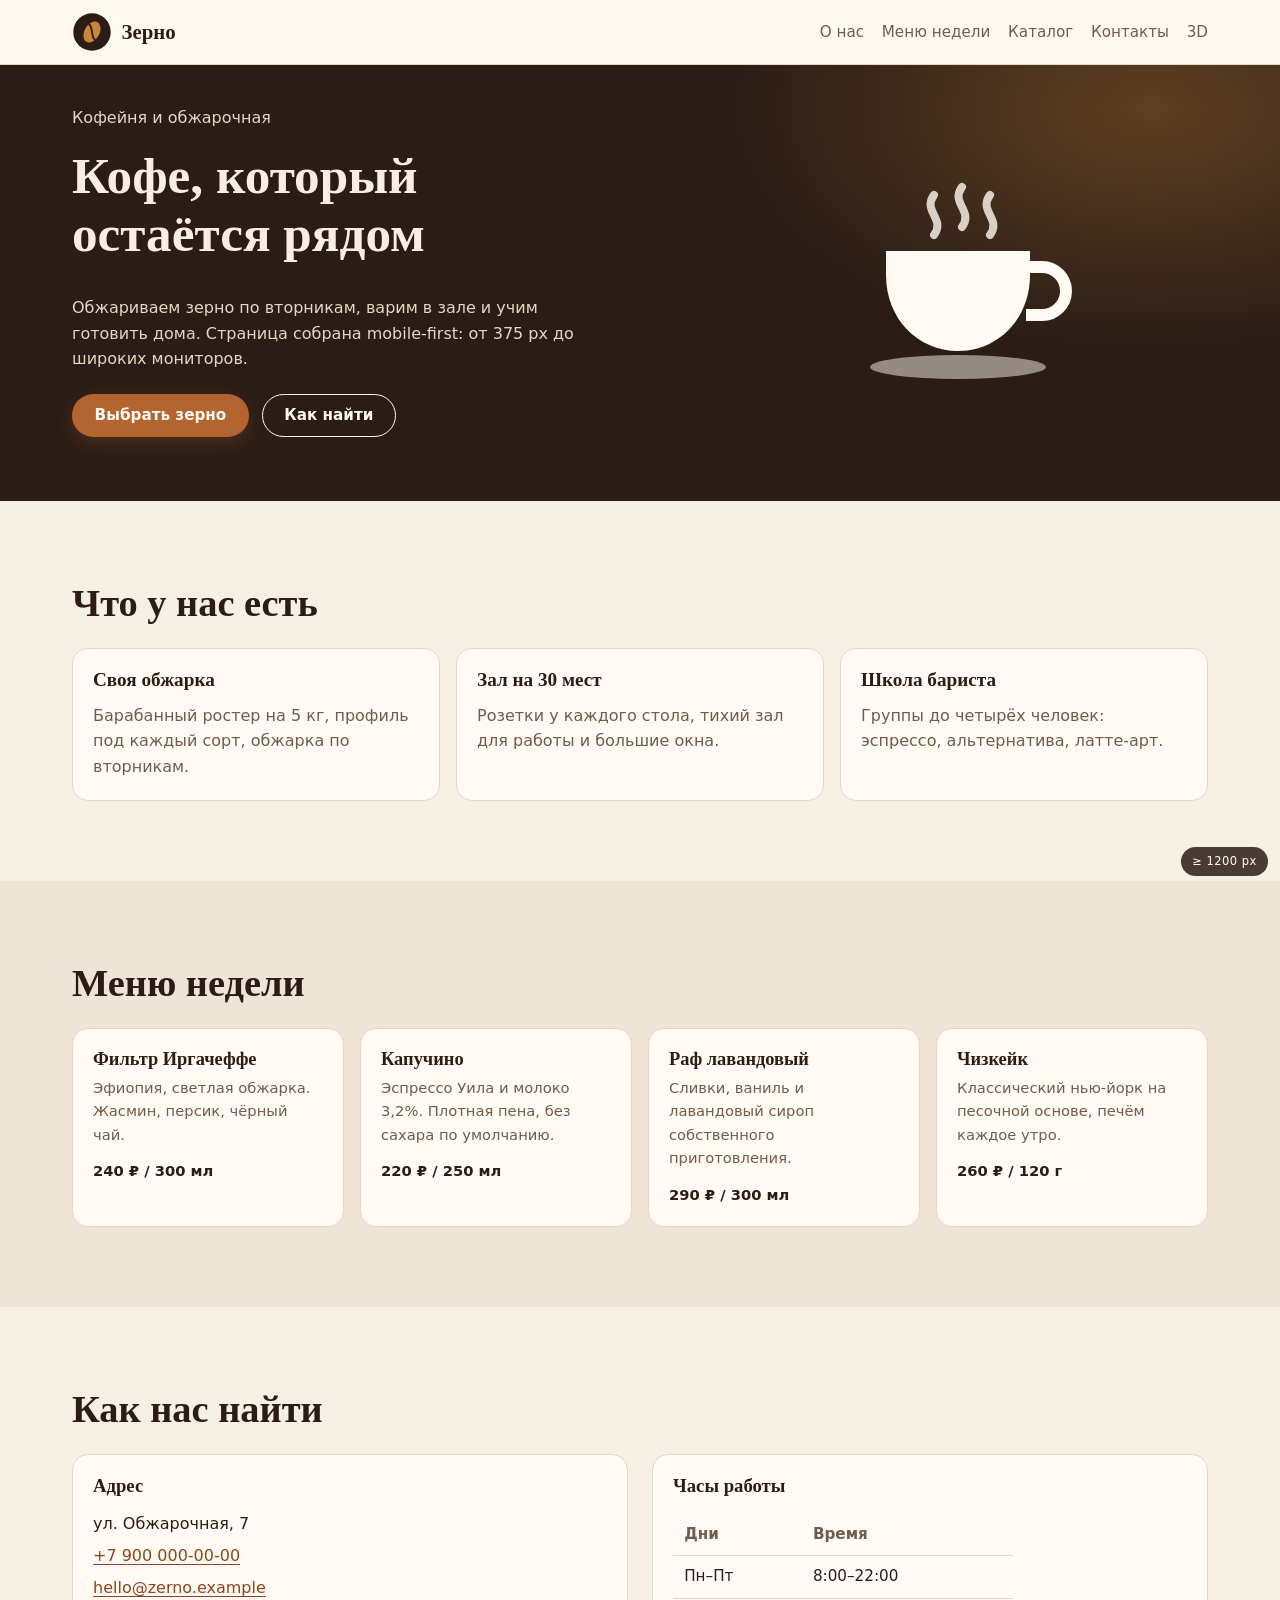
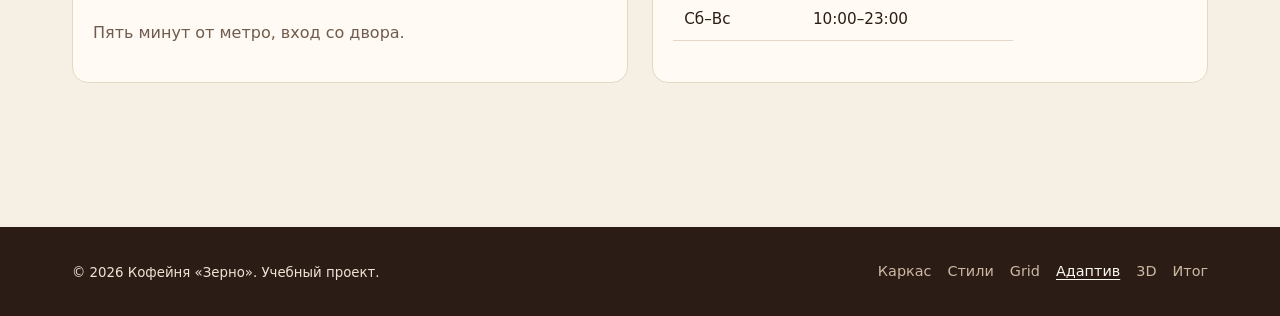
<file: site/05-responsive.html>
<!DOCTYPE html>
<html lang="ru">
<head>
  <meta charset="utf-8">
  <meta name="viewport" content="width=device-width, initial-scale=1">
  <title>Зерно — адаптивная главная</title>
  <meta name="description" content="Адаптивная главная страница кофейни «Зерно»: mobile-first вёрстка и проверка на 375, 768 и 1440 px.">
  <link rel="icon" href="assets/logo.svg" type="image/svg+xml">
  <link rel="stylesheet" href="css/base.css">
  <link rel="stylesheet" href="css/responsive.css">
</head>
<body>
  <a class="skip-link" href="#main">К содержимому</a>

  <header class="site-header">
    <div class="container site-header__inner">
      <a class="logo" href="index.html">
        <img src="assets/logo.svg" alt="" width="40" height="40">
        <span>Зерно</span>
      </a>

      <!-- Мобильное меню: нативный details, работает без JavaScript -->
      <details class="mobile-menu">
        <summary>Меню</summary>
        <nav aria-label="Мобильная навигация">
          <ul>
            <li><a href="#about">О нас</a></li>
            <li><a href="#week">Меню недели</a></li>
            <li><a href="#place">Контакты</a></li>
            <li><a href="04-menu.html">Каталог</a></li>
            <li><a href="06-3d.html">3D-демо</a></li>
          </ul>
        </nav>
      </details>

      <nav class="desktop-nav" aria-label="Основная навигация">
        <ul class="nav__list">
          <li><a href="#about">О нас</a></li>
          <li><a href="#week">Меню недели</a></li>
          <li><a href="04-menu.html">Каталог</a></li>
          <li><a href="#place">Контакты</a></li>
          <li><a href="06-3d.html">3D</a></li>
        </ul>
      </nav>
    </div>
  </header>

  <main id="main">
    <section class="resp-hero">
      <div class="container resp-hero__inner">
        <div>
          <p class="eyebrow">Кофейня и обжарочная</p>
          <h1>Кофе, который остаётся рядом</h1>
          <p>Обжариваем зерно по вторникам, варим в зале и учим готовить дома. Страница собрана mobile-first: от 375 px до широких мониторов.</p>
          <p class="resp-hero__actions">
            <a class="btn" href="04-menu.html">Выбрать зерно</a>
            <a class="btn btn--ghost" href="#place">Как найти</a>
          </p>
        </div>
        <figure class="resp-hero__art">
          <img src="assets/cup.svg" alt="Чашка горячего кофе" width="320" height="320">
        </figure>
      </div>
    </section>

    <section id="about" class="section">
      <div class="container">
        <h2 class="section__title">Что у нас есть</h2>
        <div class="features">
          <article class="feature">
            <h2>Своя обжарка</h2>
            <p>Барабанный ростер на 5 кг, профиль под каждый сорт, обжарка по вторникам.</p>
          </article>
          <article class="feature">
            <h2>Зал на 30 мест</h2>
            <p>Розетки у каждого стола, тихий зал для работы и большие окна.</p>
          </article>
          <article class="feature">
            <h2>Школа бариста</h2>
            <p>Группы до четырёх человек: эспрессо, альтернатива, латте-арт.</p>
          </article>
        </div>
      </div>
    </section>

    <section id="week" class="section section--alt">
      <div class="container">
        <h2 class="section__title">Меню недели</h2>
        <div class="week">
          <article class="week-card">
            <h3>Фильтр Иргачеффе</h3>
            <p>Эфиопия, светлая обжарка. Жасмин, персик, чёрный чай.</p>
            <p class="price">240 ₽ / 300 мл</p>
          </article>
          <article class="week-card">
            <h3>Капучино</h3>
            <p>Эспрессо Уила и молоко 3,2%. Плотная пена, без сахара по умолчанию.</p>
            <p class="price">220 ₽ / 250 мл</p>
          </article>
          <article class="week-card">
            <h3>Раф лавандовый</h3>
            <p>Сливки, ваниль и лавандовый сироп собственного приготовления.</p>
            <p class="price">290 ₽ / 300 мл</p>
          </article>
          <article class="week-card">
            <h3>Чизкейк</h3>
            <p>Классический нью-йорк на песочной основе, печём каждое утро.</p>
            <p class="price">260 ₽ / 120 г</p>
          </article>
        </div>
      </div>
    </section>

    <section id="place" class="section">
      <div class="container">
        <h2 class="section__title">Как нас найти</h2>
        <div class="place">
          <div class="place__card">
            <h3>Адрес</h3>
            <address>
              ул. Обжарочная, 7<br>
              <a href="tel:+79000000000">+7&nbsp;900&nbsp;000&#8209;00&#8209;00</a><br>
              <a href="mailto:hello@zerno.example">hello@zerno.example</a>
            </address>
            <p class="muted">Пять минут от метро, вход со двора.</p>
          </div>
          <div class="place__card">
            <h3>Часы работы</h3>
            <table class="hours">
              <caption class="sr-only">Часы работы кофейни</caption>
              <thead>
                <tr><th scope="col">Дни</th><th scope="col">Время</th></tr>
              </thead>
              <tbody>
                <tr><td>Пн–Пт</td><td>8:00–22:00</td></tr>
                <tr><td>Сб–Вс</td><td>10:00–23:00</td></tr>
              </tbody>
            </table>
          </div>
        </div>
      </div>
    </section>
  </main>

  <footer class="site-footer">
    <div class="container site-footer__inner">
      <p><small>© 2026 Кофейня «Зерно». Учебный проект.</small></p>
      <nav aria-label="Этапы работы">
        <ul class="site-footer__links">
          <li><a href="02-semantic.html">Каркас</a></li>
          <li><a href="03-styled.html">Стили</a></li>
          <li><a href="04-menu.html">Grid</a></li>
          <li><a href="05-responsive.html" aria-current="page">Адаптив</a></li>
          <li><a href="06-3d.html">3D</a></li>
          <li><a href="index.html">Итог</a></li>
        </ul>
      </nav>
    </div>
  </footer>

  <p class="bp" aria-hidden="true"></p>
</body>
</html>
</file>
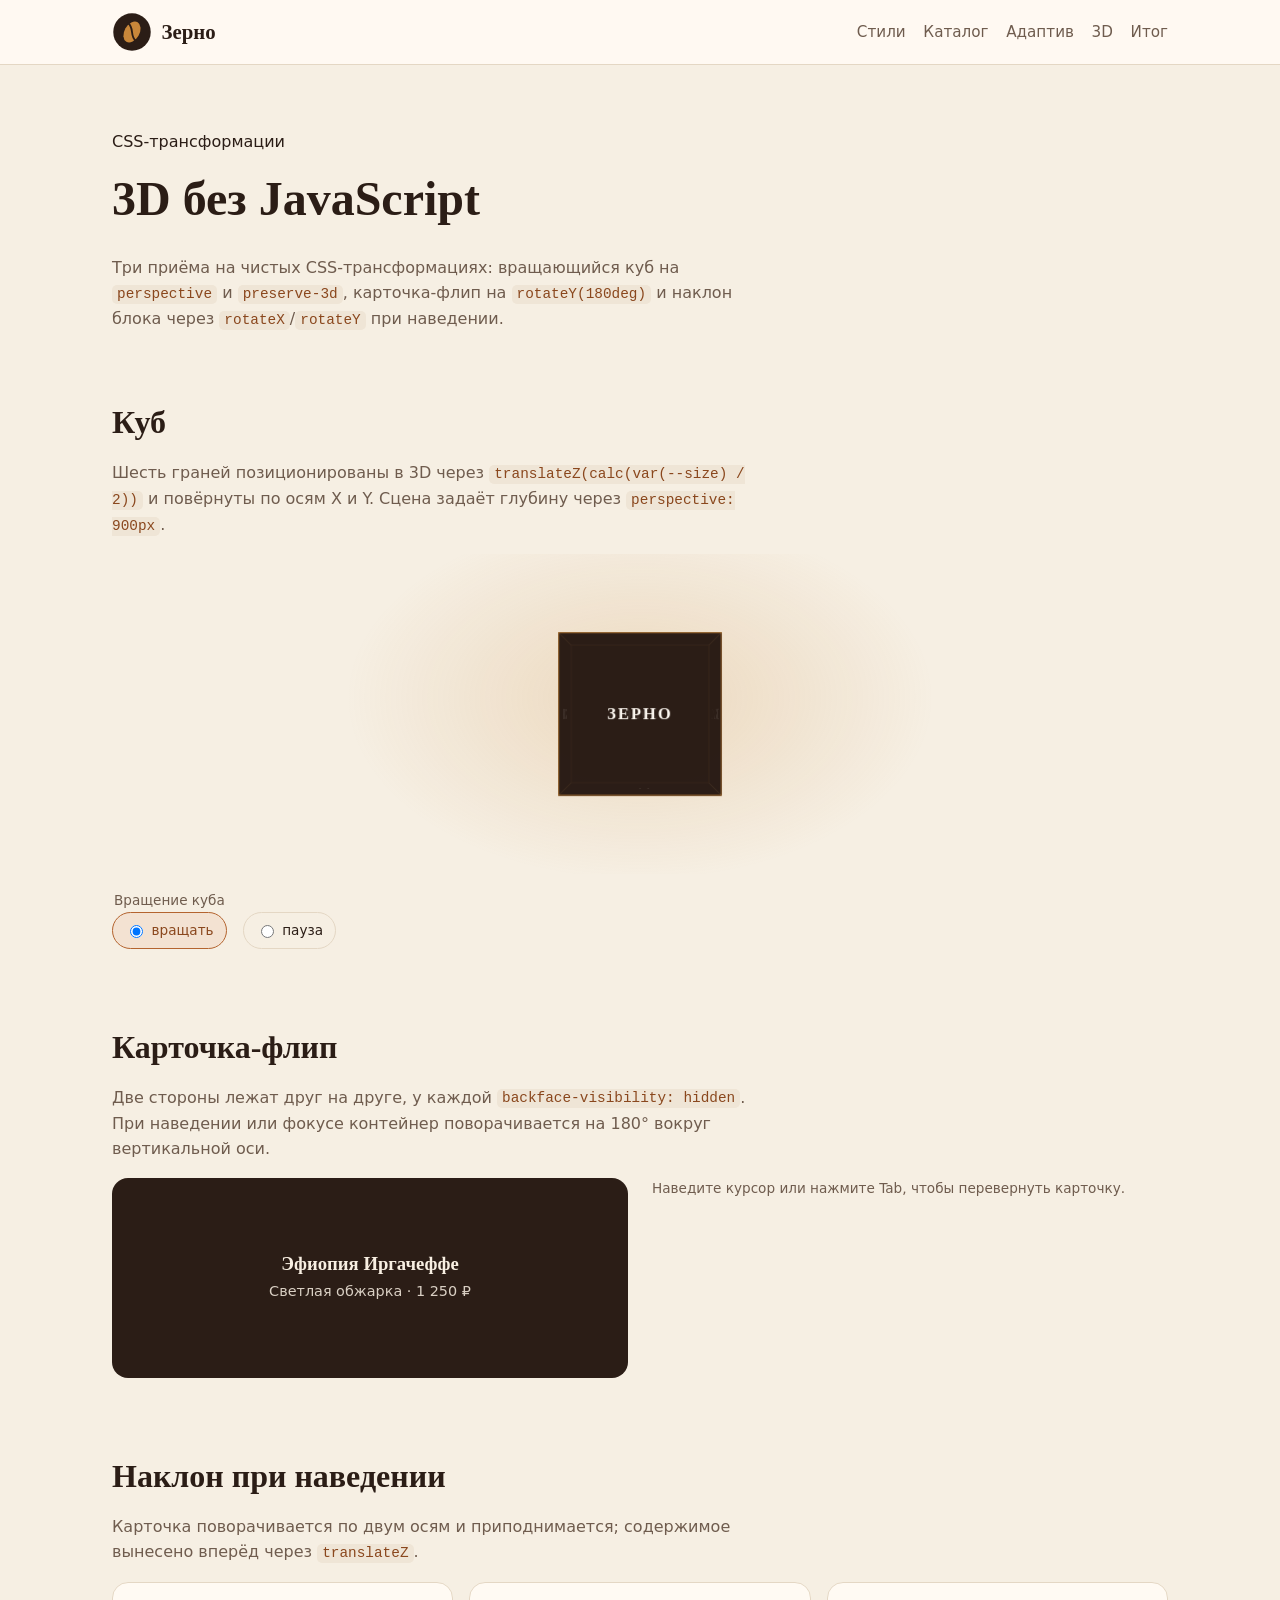
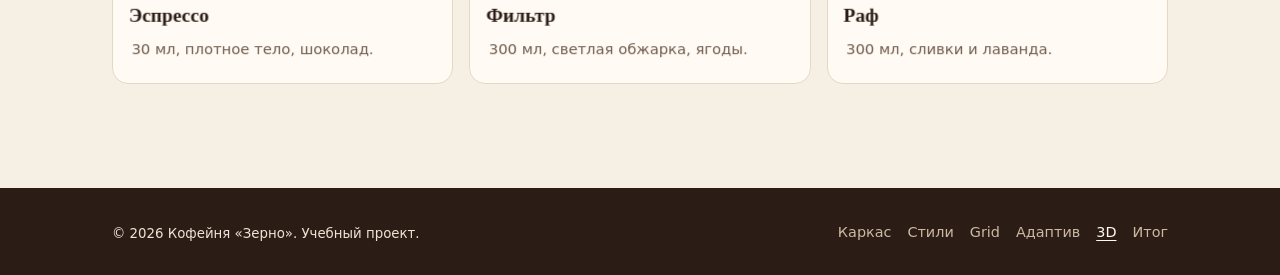
<file: site/06-3d.html>
<!DOCTYPE html>
<html lang="ru">
<head>
  <meta charset="utf-8">
  <meta name="viewport" content="width=device-width, initial-scale=1">
  <title>3D-трансформации — кофейня «Зерно»</title>
  <meta name="description" content="Демонстрация CSS 3D-трансформаций: perspective, preserve-3d, вращающийся куб, флип-карточка и наклон при наведении.">
  <link rel="icon" href="assets/logo.svg" type="image/svg+xml">
  <link rel="stylesheet" href="css/base.css">
  <link rel="stylesheet" href="css/demo3d.css">
</head>
<body>
  <a class="skip-link" href="#main">К содержимому</a>

  <header class="site-header">
    <div class="container site-header__inner">
      <a class="logo" href="index.html">
        <img src="assets/logo.svg" alt="" width="40" height="40">
        <span>Зерно</span>
      </a>
      <nav class="nav" aria-label="Основная навигация">
        <ul class="nav__list">
          <li><a href="03-styled.html">Стили</a></li>
          <li><a href="04-menu.html">Каталог</a></li>
          <li><a href="05-responsive.html">Адаптив</a></li>
          <li><a href="06-3d.html" aria-current="page">3D</a></li>
          <li><a href="index.html">Итог</a></li>
        </ul>
      </nav>
    </div>
  </header>

  <main id="main">
    <section class="demo-intro container">
      <p class="eyebrow">CSS-трансформации</p>
      <h1>3D без JavaScript</h1>
      <p class="demo-lead">Три приёма на чистых CSS-трансформациях: вращающийся куб на <code>perspective</code> и <code>preserve-3d</code>, карточка-флип на <code>rotateY(180deg)</code> и наклон блока через <code>rotateX</code>/<code>rotateY</code> при наведении.</p>
    </section>

    <section class="demo-section container" aria-labelledby="cube-title">
      <h2 id="cube-title">Куб</h2>
      <p class="demo-lead">Шесть граней позиционированы в 3D через <code>translateZ(calc(var(--size) / 2))</code> и повёрнуты по осям X и Y. Сцена задаёт глубину через <code>perspective: 900px</code>.</p>

      <div class="stage">
        <div class="cube" role="img" aria-label="Вращающийся 3D-куб с гранями «Зерно»">
          <div class="cube__face cube__face--front">Зерно</div>
          <div class="cube__face cube__face--right">обжарка</div>
          <div class="cube__face cube__face--back">2026</div>
          <div class="cube__face cube__face--left">кофе</div>
          <div class="cube__face cube__face--top">свет</div>
          <div class="cube__face cube__face--bottom">средне</div>
        </div>
      </div>

      <!-- Управление вращением: radio + :has() в CSS -->
      <fieldset class="demo-controls">
        <legend>Вращение куба</legend>
        <label><input type="radio" name="spin" id="spin-on" checked> вращать</label>
        <label><input type="radio" name="spin" id="spin-off"> пауза</label>
      </fieldset>
    </section>

    <section class="demo-section container" aria-labelledby="flip-title">
      <h2 id="flip-title">Карточка-флип</h2>
      <p class="demo-lead">Две стороны лежат друг на друге, у каждой <code>backface-visibility: hidden</code>. При наведении или фокусе контейнер поворачивается на 180° вокруг вертикальной оси.</p>

      <div class="demo-grid">
        <div class="flip" tabindex="0" role="group" aria-label="Карточка сорта: наведите или сфокусируйте, чтобы увидеть оборот">
          <div class="flip__inner">
            <div class="flip__face flip__face--front">
              <h3>Эфиопия Иргачеффе</h3>
              <p>Светлая обжарка · 1 250 ₽</p>
            </div>
            <div class="flip__face flip__face--back">
              <h3>Жасмин и персик</h3>
              <p>Фильтр, V60 или аэропресс. 250 г, помол по запросу.</p>
            </div>
          </div>
        </div>
        <p class="flip__hint">Наведите курсор или нажмите Tab, чтобы перевернуть карточку.</p>
      </div>
    </section>

    <section class="demo-section container" aria-labelledby="tilt-title">
      <h2 id="tilt-title">Наклон при наведении</h2>
      <p class="demo-lead">Карточка поворачивается по двум осям и приподнимается; содержимое вынесено вперёд через <code>translateZ</code>.</p>

      <div class="tilt-group">
        <div class="tilt">
          <article class="tilt__card">
            <h3>Эспрессо</h3>
            <p>30 мл, плотное тело, шоколад.</p>
          </article>
        </div>
        <div class="tilt">
          <article class="tilt__card">
            <h3>Фильтр</h3>
            <p>300 мл, светлая обжарка, ягоды.</p>
          </article>
        </div>
        <div class="tilt">
          <article class="tilt__card">
            <h3>Раф</h3>
            <p>300 мл, сливки и лаванда.</p>
          </article>
        </div>
      </div>
    </section>
  </main>

  <footer class="site-footer">
    <div class="container site-footer__inner">
      <p><small>© 2026 Кофейня «Зерно». Учебный проект.</small></p>
      <nav aria-label="Этапы работы">
        <ul class="site-footer__links">
          <li><a href="02-semantic.html">Каркас</a></li>
          <li><a href="03-styled.html">Стили</a></li>
          <li><a href="04-menu.html">Grid</a></li>
          <li><a href="05-responsive.html">Адаптив</a></li>
          <li><a href="06-3d.html" aria-current="page">3D</a></li>
          <li><a href="index.html">Итог</a></li>
        </ul>
      </nav>
    </div>
  </footer>
</body>
</html>
</file>
<file: site/css/base.css>
/* Общие стили сайта «Зерно»: переменные, сброс, контейнер, шапка, кнопки, подвал. */
:root {
  --bg: #f6efe3;
  --surface: #fffaf3;
  --ink: #2b1d16;
  --ink-soft: #6f5c4e;
  --brand: #b4642f;
  --brand-dark: #8a471d;
  --accent: #c8873a;
  --line: #e4d7c4;
  --dark: #2b1d16;
  --radius: 16px;
  --radius-sm: 10px;
  --shadow: 0 14px 34px rgb(43 29 22 / 0.12);
  --container: 1120px;
  --gutter: clamp(1rem, 4vw, 2rem);
  --font-display: "Iowan Old Style", "Palatino Linotype", Palatino, Georgia, serif;
  --font-body: system-ui, -apple-system, "Segoe UI", Roboto, sans-serif;
}

*,
*::before,
*::after { box-sizing: border-box; }

html { scroll-behavior: smooth; }

body {
  margin: 0;
  background: var(--bg);
  color: var(--ink);
  font: 1rem/1.6 var(--font-body);
  -webkit-font-smoothing: antialiased;
}

h1, h2, h3 {
  margin: 0 0 0.6em;
  font-family: var(--font-display);
  line-height: 1.15;
}

p { margin: 0 0 1em; }
img, svg { display: block; max-width: 100%; }
a { color: var(--brand-dark); text-underline-offset: 3px; }
a:hover { color: var(--brand); }
[id] { scroll-margin-top: 5rem; }

:focus-visible {
  outline: 3px solid var(--accent);
  outline-offset: 3px;
  border-radius: 4px;
}

.container {
  width: 100%;
  max-width: var(--container);
  margin-inline: auto;
  padding-inline: var(--gutter);
}

.section { padding-block: clamp(3rem, 7vw, 5rem); }
.section__title { font-size: clamp(1.7rem, 3.4vw, 2.4rem); }

.skip-link {
  position: absolute;
  top: -100px;
  left: 1rem;
  z-index: 100;
  padding: 0.6rem 1rem;
  border-radius: 0 0 8px 8px;
  background: var(--dark);
  color: #fffaf3;
  text-decoration: none;
}
.skip-link:focus { top: 0; }

/* Шапка сайта — общая для всех страниц */
.site-header {
  position: sticky;
  top: 0;
  z-index: 50;
  background: color-mix(in srgb, var(--surface) 92%, transparent);
  backdrop-filter: blur(10px);
  border-bottom: 1px solid var(--line);
}
.site-header__inner {
  display: flex;
  align-items: center;
  gap: 1.5rem;
  padding-block: 0.75rem;
}
.logo {
  display: inline-flex;
  align-items: center;
  gap: 0.6rem;
  font-family: var(--font-display);
  font-size: 1.3rem;
  font-weight: 700;
  color: var(--ink);
  text-decoration: none;
}
.logo:hover { color: var(--ink); }
.nav { margin-left: auto; }
.nav__list {
  display: flex;
  flex-wrap: wrap;
  gap: 0.4rem 1.1rem;
  margin: 0;
  padding: 0;
  list-style: none;
}
.nav__list a { color: var(--ink-soft); font-size: 0.95rem; text-decoration: none; }
.nav__list a:hover { color: var(--brand); }

/* Кнопки */
.btn {
  display: inline-flex;
  align-items: center;
  justify-content: center;
  gap: 0.5rem;
  padding: 0.8rem 1.35rem;
  border: 1px solid transparent;
  border-radius: 999px;
  background: var(--brand);
  color: #fffaf3;
  font: 600 0.95rem/1 var(--font-body);
  text-decoration: none;
  cursor: pointer;
  box-shadow: 0 6px 16px rgb(180 100 47 / 0.25);
  transition: background-color 0.2s, transform 0.2s, box-shadow 0.2s;
}
.btn:hover {
  background: var(--brand-dark);
  color: #fffaf3;
  transform: translateY(-2px);
}
.btn:active { transform: translateY(0); }
.btn--ghost {
  border-color: currentColor;
  background: transparent;
  color: var(--surface);
  box-shadow: none;
}
.btn--ghost:hover { background: rgb(255 250 243 / 0.12); color: var(--surface); }
.btn--small { padding: 0.55rem 1rem; font-size: 0.85rem; }

/* Подвал сайта */
.site-footer {
  margin-top: clamp(2rem, 5vw, 4rem);
  padding-block: 2rem;
  background: var(--dark);
  color: #efe3d3;
}
.site-footer a { color: #f3e6d4; }
.site-footer__inner {
  display: flex;
  flex-wrap: wrap;
  align-items: center;
  justify-content: space-between;
  gap: 1rem;
}
.site-footer p { margin: 0; }
.site-footer__links {
  display: flex;
  flex-wrap: wrap;
  gap: 0.4rem 1rem;
  margin: 0;
  padding: 0;
  list-style: none;
  font-size: 0.9rem;
}
.site-footer__links a { color: #cdb9a2; text-decoration: none; }
.site-footer__links a:hover,
.site-footer__links a[aria-current="page"] { color: #fffaf3; }
.site-footer__links a[aria-current="page"] { text-decoration: underline; }

.sr-only {
  position: absolute;
  width: 1px;
  height: 1px;
  margin: -1px;
  padding: 0;
  overflow: hidden;
  clip-path: inset(50%);
  white-space: nowrap;
  border: 0;
}

@media (max-width: 720px) {
  .site-header__inner { flex-wrap: wrap; }
  .site-header .btn { margin-left: auto; }
  .nav { order: 3; flex-basis: 100%; margin-left: 0; }
  .nav__list { justify-content: space-between; }
}

@media (prefers-reduced-motion: reduce) {
  html { scroll-behavior: auto; }
  *,
  *::before,
  *::after {
    animation-duration: 0.01ms !important;
    animation-iteration-count: 1 !important;
    transition-duration: 0.01ms !important;
  }
}
</file>
<file: site/css/styled.css>
/* Задание 3. Сложная стилизация: CSS-переменные, градиенты, псевдоэлементы,
   CSS-счётчики, clamp()/calc()/color-mix(), transitions и трансформации. */

/* Первый экран: многослойный градиент поверх тёмного фона */
.hero {
  position: relative;
  overflow: hidden;
  background:
    radial-gradient(900px 500px at 85% 15%, rgb(200 135 58 / 0.38), transparent 60%),
    radial-gradient(700px 400px at 15% 85%, rgb(122 74 38 / 0.5), transparent 65%),
    var(--dark);
  color: #f8efe2;
}
.hero__inner {
  display: grid;
  grid-template-columns: minmax(0, 1.15fr) minmax(0, 0.85fr);
  align-items: center;
  gap: 2rem;
  padding-block: clamp(3.5rem, 9vw, 7rem);
}
.hero h1 { max-width: 18ch; font-size: clamp(2.1rem, 5vw, 3.6rem); }
.hero__lead { max-width: 52ch; color: #e6d6c3; }
.hero__actions { display: flex; flex-wrap: wrap; gap: 0.8rem; margin-top: 1.6rem; }

/* Надзаголовок: линия слева через псевдоэлемент */
.eyebrow {
  display: inline-flex;
  align-items: center;
  gap: 0.6rem;
  margin: 0 0 1rem;
  color: var(--accent);
  font-size: 0.8rem;
  font-weight: 600;
  letter-spacing: 0.14em;
  text-transform: uppercase;
}
.eyebrow::before {
  content: "";
  width: 2.2rem;
  height: 1px;
  background: currentColor;
}

/* Иллюстрация с плавным покачиванием */
.hero__art { margin: 0; justify-self: center; animation: drift 7s ease-in-out infinite alternate; }
.hero__art img {
  width: clamp(220px, 30vw, 340px);
  height: auto;
  filter: drop-shadow(0 24px 30px rgb(0 0 0 / 0.35));
}
@keyframes drift {
  to { transform: translateY(-12px) rotate(-2deg); }
}

.about__inner {
  display: grid;
  grid-template-columns: minmax(0, 1.4fr) minmax(0, 1fr);
  align-items: start;
  gap: clamp(2rem, 5vw, 4rem);
}
.about p { max-width: 62ch; }

/* Цифры о кофейне */
.stats { display: grid; gap: 0.75rem; margin: 0; }
.stats__item {
  display: flex;
  align-items: baseline;
  justify-content: space-between;
  gap: 1rem;
  padding: 0.9rem 1.1rem;
  border: 1px solid var(--line);
  border-radius: var(--radius-sm);
  background: var(--surface);
}
.stats dt { color: var(--ink-soft); font-size: 0.95rem; }
.stats dd {
  margin: 0;
  color: var(--brand-dark);
  font: 700 1.5rem/1 var(--font-display);
}

/* Карточки меню: сетка auto-fill, приподнимание при наведении */
.cards {
  display: grid;
  grid-template-columns: repeat(auto-fill, minmax(240px, 1fr));
  gap: 1rem;
  margin: 0;
  padding: 0;
  list-style: none;
}
.card {
  position: relative;
  padding: 1.3rem 1.3rem 1.1rem;
  border: 1px solid var(--line);
  border-top: 3px solid var(--accent);
  border-radius: var(--radius);
  background: var(--surface);
  transition: transform 0.25s, box-shadow 0.25s, border-color 0.25s;
}
.card:hover {
  border-color: color-mix(in srgb, var(--brand) 40%, var(--line));
  box-shadow: var(--shadow);
  transform: translateY(-4px);
}
.card[data-type="tea"] { border-top-color: #6f8f5e; }
.card[data-type="dessert"] { border-top-color: #d98ca4; }
.card h3 { margin-bottom: 0.35rem; font-size: 1.25rem; }
.card p { color: var(--ink-soft); font-size: 0.95rem; }
.card__price { margin: 1rem 0 0; color: var(--ink); font: 700 1.15rem/1 var(--font-body); }

/* Бейдж «хит» в углу карточки */
.card--hit::after {
  content: "хит";
  position: absolute;
  top: 1rem;
  right: -0.5rem;
  padding: 0.3rem 0.8rem;
  border-radius: 999px 0 0 999px;
  background: var(--brand);
  color: #fffaf3;
  font-size: 0.7rem;
  letter-spacing: 0.08em;
  text-transform: uppercase;
}

/* Шаги обжарки с CSS-счётчиком */
.steps {
  display: grid;
  grid-template-columns: repeat(auto-fit, minmax(220px, 1fr));
  gap: 1rem;
  margin: 0;
  padding: 0;
  list-style: none;
  counter-reset: step;
}
.steps li {
  position: relative;
  padding: 2.9rem 1.2rem 1.2rem;
  border: 1px solid var(--line);
  border-radius: var(--radius);
  background: var(--surface);
  counter-increment: step;
}
.steps li::before {
  content: counter(step, decimal-leading-zero);
  position: absolute;
  top: 0.9rem;
  left: 1.2rem;
  color: color-mix(in srgb, var(--brand) 60%, transparent);
  font: 700 1.6rem/1 var(--font-display);
}

/* Отзывы */
.reviews { background: #efe5d6; }
.reviews__list {
  display: grid;
  grid-template-columns: repeat(auto-fit, minmax(260px, 1fr));
  gap: 1rem;
}
.review {
  margin: 0;
  padding: 1.5rem;
  border-radius: var(--radius);
  background: var(--surface);
  box-shadow: 0 1px 0 var(--line);
}
.review blockquote { margin: 0 0 1rem; font-family: var(--font-display); font-size: 1.1rem; }
.review blockquote p { margin: 0; }
.review blockquote p::before {
  content: "“";
  margin-right: 0.1em;
  color: var(--accent);
  font: 700 2.4rem/0 var(--font-display);
  vertical-align: -0.35em;
}
.review footer { color: var(--ink-soft); font-size: 0.85rem; }

/* Контакты и форма */
.visit__inner {
  display: grid;
  grid-template-columns: minmax(0, 1fr) minmax(0, 1fr);
  gap: clamp(2rem, 5vw, 4rem);
}
.visit address { font-style: normal; line-height: 2; }
.hours {
  width: 100%;
  max-width: 320px;
  margin: 1rem 0 0;
  border-collapse: collapse;
  font-size: 0.95rem;
}
.hours caption { padding-bottom: 0.5rem; font-weight: 600; text-align: left; }
.hours th,
.hours td { padding: 0.55rem 0.7rem; border-bottom: 1px solid var(--line); text-align: left; }
.hours th { color: var(--ink-soft); font-weight: 600; }

.form {
  padding: clamp(1.3rem, 3vw, 2rem);
  border-radius: var(--radius);
  background: var(--surface);
  box-shadow: var(--shadow);
}
.form fieldset { margin: 0; padding: 0; border: 0; }
.form legend { margin-bottom: 1rem; padding: 0; font: 700 1.35rem/1.2 var(--font-display); }
.field {
  display: grid;
  gap: 0.35rem;
  margin-bottom: 0.9rem;
  color: var(--ink-soft);
  font-size: 0.9rem;
  font-weight: 600;
}
.field input {
  width: 100%;
  padding: 0.7rem 0.8rem;
  border: 1px solid var(--line);
  border-radius: var(--radius-sm);
  background: #fff;
  color: var(--ink);
  font: inherit;
}
.field input:focus {
  border-color: var(--brand);
  box-shadow: 0 0 0 3px rgb(180 100 47 / 0.18);
  outline: none;
}
.form .btn { width: 100%; }

@media (max-width: 860px) {
  .hero__inner,
  .about__inner,
  .visit__inner { grid-template-columns: 1fr; }
  .hero__art { order: -1; }
}
</file>
<file: site/css/interactive.css>
/* Задание 7. Интерактивные элементы без JavaScript:
   вкладки на radio, карусель на scroll-snap, аккордеон на details,
   модальное окно на :target, валидация формы средствами HTML. */

.lead { max-width: 62ch; color: var(--ink-soft); }

/* Вкладки меню */
.tabs {
  display: flex;
  flex-wrap: wrap;
  align-items: flex-start;
  gap: 0.5rem;
  margin-top: 1.5rem;
}
.tabs__input {
  position: absolute;
  width: 1px;
  height: 1px;
  opacity: 0;
}
.tabs__tab {
  padding: 0.55rem 1.15rem;
  border: 1px solid var(--line);
  border-radius: 999px;
  background: var(--surface);
  color: var(--ink-soft);
  font-size: 0.9rem;
  cursor: pointer;
  transition: background-color 0.2s, color 0.2s, border-color 0.2s;
}
.tabs__tab:hover { border-color: var(--brand); color: var(--brand-dark); }
.tabs__input:checked + .tabs__tab {
  border-color: var(--dark);
  background: var(--dark);
  color: #fffaf3;
}
.tabs__input:focus-visible + .tabs__tab {
  outline: 3px solid var(--accent);
  outline-offset: 3px;
}

.tab-panel { display: none; flex-basis: 100%; margin-top: 0.5rem; }
#tab-coffee:checked ~ #panel-coffee,
#tab-tea:checked ~ #panel-tea,
#tab-dessert:checked ~ #panel-dessert { display: block; }

/* Карусель отзывов */
.carousel {
  display: flex;
  gap: 1rem;
  margin: 0;
  padding: 0 0 0.75rem;
  overflow-x: auto;
  list-style: none;
  scroll-snap-type: x mandatory;
  scrollbar-color: var(--accent) transparent;
}
.carousel__item {
  flex: 0 0 min(320px, 82%);
  padding: 1.5rem;
  border-radius: var(--radius);
  background: var(--surface);
  box-shadow: 0 1px 0 var(--line);
  scroll-snap-align: start;
}
.carousel blockquote { margin: 0 0 1rem; font-family: var(--font-display); font-size: 1.1rem; }
.carousel blockquote p { margin: 0; }
.carousel footer { color: var(--ink-soft); font-size: 0.85rem; }
.carousel-hint { margin: 0.75rem 0 0; color: var(--ink-soft); font-size: 0.85rem; }

/* Аккордеон FAQ */
.faq { display: grid; gap: 0.6rem; max-width: 760px; }
.faq__item {
  border: 1px solid var(--line);
  border-radius: var(--radius-sm);
  background: var(--surface);
}
.faq__item summary {
  display: flex;
  align-items: center;
  justify-content: space-between;
  gap: 1rem;
  padding: 1rem 1.2rem;
  font-weight: 600;
  cursor: pointer;
  list-style: none;
}
.faq__item summary::-webkit-details-marker { display: none; }
.faq__item summary::after {
  content: "+";
  color: var(--brand);
  font-size: 1.3rem;
  line-height: 1;
  transition: transform 0.2s;
}
.faq__item[open] summary::after { transform: rotate(45deg); }
.faq__item p { margin: 0; padding: 0 1.2rem 1.2rem; color: var(--ink-soft); }

/* Блок брони в контактах */
.booking-card {
  padding: clamp(1.3rem, 3vw, 2rem);
  border-radius: var(--radius);
  background: var(--surface);
  box-shadow: var(--shadow);
}
.booking-card h3 { margin-bottom: 0.5rem; }
.booking-card p { color: var(--ink-soft); }
.booking-card .btn { margin-top: 0.5rem; }

/* Модальное окно на :target */
.modal {
  position: fixed;
  inset: 0;
  z-index: 100;
  display: none;
  place-items: center;
  padding: var(--gutter);
  background: rgb(43 29 22 / 0.55);
  backdrop-filter: blur(3px);
}
.modal:target { display: grid; }
.modal__box {
  position: relative;
  width: min(460px, 100%);
  max-height: calc(100vh - 2 * var(--gutter));
  overflow-y: auto;
  padding: clamp(1.3rem, 3vw, 2rem);
  border-radius: var(--radius);
  background: var(--surface);
  box-shadow: 0 30px 60px rgb(0 0 0 / 0.3);
}
.modal__close {
  position: absolute;
  top: 0.7rem;
  right: 1rem;
  color: var(--ink-soft);
  font-size: 1.7rem;
  line-height: 1;
  text-decoration: none;
}
.modal__close:hover { color: var(--brand); }
.modal .form { padding: 0; background: none; box-shadow: none; }
.modal__box > p { color: var(--ink-soft); }

/* Кнопка «наверх» */
.to-top {
  position: fixed;
  right: 0.9rem;
  bottom: 0.9rem;
  z-index: 40;
  display: grid;
  place-items: center;
  width: 42px;
  height: 42px;
  border-radius: 50%;
  background: var(--brand);
  color: #fffaf3;
  font-weight: 700;
  text-decoration: none;
  box-shadow: 0 8px 20px rgb(43 29 22 / 0.25);
}
.to-top:hover { background: var(--brand-dark); color: #fffaf3; }
</file>
<file: site/css/layout.css>
/* Задание 4. Grid строит каркас страницы и сетку каталога,
   Flexbox — шапку, тулбар, карточку товара и пару «цена — кнопка». */

.catalog-head { padding-block: clamp(2rem, 5vw, 3.5rem) 0; }
.catalog-head h1 { font-size: clamp(2rem, 4vw, 2.8rem); margin-bottom: 0.5rem; }
.catalog-head p { max-width: 58ch; color: var(--ink-soft); }

.crumbs { margin-bottom: 1.2rem; font-size: 0.85rem; }
.crumbs ol { display: flex; flex-wrap: wrap; gap: 0.4rem; margin: 0; padding: 0; list-style: none; }
.crumbs li + li::before { content: "/"; margin-right: 0.4rem; color: var(--ink-soft); }
.crumbs a { color: var(--ink-soft); text-decoration: none; }
.crumbs a:hover { color: var(--brand); }

/* Grid: две колонки — фильтры и каталог */
.catalog {
  display: grid;
  grid-template-columns: 230px minmax(0, 1fr);
  align-items: start;
  gap: clamp(1.5rem, 4vw, 3rem);
  padding-block: clamp(1.5rem, 4vw, 2.5rem) 0;
}

/* Flex-колонка фильтров */
.filters { position: sticky; top: 6rem; }
.filters h2 {
  margin-bottom: 1rem;
  color: var(--ink-soft);
  font-size: 1.1rem;
  letter-spacing: 0.04em;
  text-transform: uppercase;
}
.filters ul { display: flex; flex-direction: column; gap: 0.45rem; margin: 0; padding: 0; list-style: none; }
.chip {
  display: flex;
  align-items: center;
  justify-content: space-between;
  gap: 0.5rem;
  width: 100%;
  padding: 0.55rem 0.85rem;
  border: 1px solid var(--line);
  border-radius: 999px;
  background: var(--surface);
  color: var(--ink-soft);
  font: inherit;
  font-size: 0.9rem;
  text-align: left;
  cursor: pointer;
  transition: background-color 0.2s, color 0.2s, border-color 0.2s;
}
.chip span { font-size: 0.78rem; opacity: 0.7; }
.chip:hover { border-color: var(--brand); color: var(--brand-dark); }
.chip[aria-pressed="true"] { border-color: var(--dark); background: var(--dark); color: #fffaf3; }

.hint {
  margin-top: 1.5rem;
  padding: 1rem;
  border-left: 3px solid var(--accent);
  background: var(--surface);
  color: var(--ink-soft);
  font-size: 0.85rem;
}

/* Flexbox: заголовок и сортировка на одной строке с переносом */
.toolbar {
  display: flex;
  flex-wrap: wrap;
  align-items: center;
  justify-content: space-between;
  gap: 1rem;
  margin-bottom: 1.25rem;
}
.toolbar h2 { margin: 0; font-size: 1.3rem; }
.toolbar h2 small { color: var(--ink-soft); font-family: var(--font-body); font-size: 0.85rem; font-weight: 400; }
.sort { display: inline-flex; align-items: center; gap: 0.5rem; color: var(--ink-soft); font-size: 0.9rem; }
.sort select {
  padding: 0.45rem 0.7rem;
  border: 1px solid var(--line);
  border-radius: 8px;
  background: var(--surface);
  color: var(--ink);
  font: inherit;
}

/* Grid: адаптивная сетка товаров без media-запросов */
.product-grid {
  display: grid;
  grid-template-columns: repeat(auto-fill, minmax(230px, 1fr));
  gap: 1rem;
  margin: 0;
  padding: 0;
  list-style: none;
}

.product { display: flex; }
.product__card {
  display: flex;
  flex-direction: column;
  width: 100%;
  overflow: clip;
  border: 1px solid var(--line);
  border-radius: var(--radius);
  background: var(--surface);
  transition: transform 0.25s, box-shadow 0.25s;
}
.product__card:hover { transform: translateY(-3px); box-shadow: var(--shadow); }

.product__media { display: grid; place-items: center; aspect-ratio: 4 / 3; margin: 0; background: var(--media, #4c6b52); }
.product__media img { width: 84px; height: 84px; }
.product:nth-child(4n + 1) .product__media { --media: #4c6b52; }
.product:nth-child(4n + 2) .product__media { --media: #8a471d; }
.product:nth-child(4n + 3) .product__media { --media: #5b3c2a; }
.product:nth-child(4n + 4) .product__media { --media: #6f6b3f; }

/* Flex-колонка внутри карточки: цена прижата к низу через margin-top: auto */
.product__body { display: flex; flex: 1; flex-direction: column; padding: 1rem; }
.product__meta {
  display: flex;
  justify-content: space-between;
  gap: 0.5rem;
  margin: 0 0 0.35rem;
  color: var(--ink-soft);
  font-size: 0.72rem;
  letter-spacing: 0.06em;
  text-transform: uppercase;
}
.product__body h3 { margin: 0 0 0.35rem; font-size: 1.15rem; }
.product__note { margin: 0 0 1rem; color: var(--ink-soft); font-size: 0.9rem; }
.product__bottom {
  display: flex;
  align-items: center;
  justify-content: space-between;
  gap: 0.75rem;
  margin-top: auto;
}
.product__price { margin: 0; font-weight: 700; white-space: nowrap; }
.product__price small { color: var(--ink-soft); font-size: 0.78rem; font-weight: 400; }
.product__bottom .btn { flex-shrink: 0; padding: 0.5rem 0.8rem; font-size: 0.8rem; white-space: nowrap; }

@media (max-width: 800px) {
  .catalog { grid-template-columns: 1fr; }
  .filters { position: static; }
  .filters ul { flex-direction: row; flex-wrap: wrap; }
  .chip { width: auto; }
  .hint { display: none; }
}
</file>
<file: site/css/responsive.css>
/* Задание 5. Mobile-first: базовые правила рассчитаны на 375 px,
   дальше раскладка расширяется через min-width (600 / 900 / 1200 px). */

.resp-hero {
  background:
    radial-gradient(700px 400px at 90% 10%, rgb(200 135 58 / 0.32), transparent 60%),
    var(--dark);
  color: #f8efe2;
}
.resp-hero__inner { display: grid; gap: 1.5rem; align-items: center; padding-block: 2.5rem 3rem; }
.resp-hero h1 { max-width: 20ch; font-size: clamp(1.9rem, 7vw, 3.2rem); }
.resp-hero p { max-width: 52ch; color: #e6d6c3; }
.resp-hero__actions { display: flex; flex-wrap: wrap; gap: 0.8rem; margin-top: 1.4rem; }
.resp-hero__art { margin: 0; justify-self: center; }
.resp-hero__art img { width: min(62vw, 260px); }

/* Мобильное меню на <details>: работает без JavaScript */
.desktop-nav { display: none; }
.mobile-menu { margin-left: auto; }
.mobile-menu summary {
  padding: 0.5rem 0.9rem;
  border: 1px solid var(--line);
  border-radius: 999px;
  font-size: 0.9rem;
  cursor: pointer;
  list-style: none;
}
.mobile-menu summary::-webkit-details-marker { display: none; }
.mobile-menu nav {
  position: absolute;
  top: 100%;
  right: var(--gutter);
  width: min(300px, calc(100vw - 2 * var(--gutter)));
  margin-top: 0.5rem;
  padding: 0.9rem;
  border: 1px solid var(--line);
  border-radius: var(--radius-sm);
  background: var(--surface);
  box-shadow: var(--shadow);
}
.mobile-menu ul { display: grid; gap: 0.35rem; margin: 0; padding: 0; list-style: none; }
.mobile-menu a { display: block; padding: 0.35rem 0.4rem; color: var(--ink); text-decoration: none; }

/* Одна колонка на телефоне */
.features { display: grid; gap: 1rem; }
.feature {
  padding: 1.25rem;
  border: 1px solid var(--line);
  border-radius: var(--radius);
  background: var(--surface);
}
.feature h2 { font-size: 1.2rem; }
.feature p { margin: 0; color: var(--ink-soft); }

.section--alt { background: #efe5d6; }
.muted { margin-top: 1rem; color: var(--ink-soft); }

.week { display: grid; gap: 1rem; }
.week-card {
  padding: 1.25rem;
  border: 1px solid var(--line);
  border-radius: var(--radius);
  background: var(--surface);
}
.week-card h3 { margin-bottom: 0.35rem; font-size: 1.15rem; }
.week-card p { margin: 0; color: var(--ink-soft); font-size: 0.92rem; }
.week-card .price { margin-top: 0.8rem; color: var(--ink); font-weight: 700; }

.place { display: grid; gap: 1.5rem; }
.place__card {
  padding: 1.25rem;
  border: 1px solid var(--line);
  border-radius: var(--radius);
  background: var(--surface);
}
.place address { font-style: normal; line-height: 2; }
.hours { width: 100%; max-width: 340px; margin-top: 1rem; border-collapse: collapse; font-size: 0.95rem; }
.hours caption { padding-bottom: 0.5rem; font-weight: 600; text-align: left; }
.hours th,
.hours td { padding: 0.55rem 0.7rem; border-bottom: 1px solid var(--line); text-align: left; }
.hours th { color: var(--ink-soft); font-weight: 600; }

/* Индикатор активного брейкпоинта — только для проверки адаптивности */
.bp {
  position: fixed;
  right: 0.75rem;
  bottom: 0.75rem;
  z-index: 60;
  padding: 0.35rem 0.7rem;
  border-radius: 999px;
  background: rgb(43 29 22 / 0.85);
  color: #fffaf3;
  font-size: 0.72rem;
  letter-spacing: 0.04em;
  pointer-events: none;
}
.bp::after { content: "< 600 px (базовый)"; }
@media (min-width: 600px) { .bp::after { content: "600–899 px"; } }
@media (min-width: 900px) { .bp::after { content: "900–1199 px"; } }
@media (min-width: 1200px) { .bp::after { content: "≥ 1200 px"; } }

/* 600 px: планшет — две колонки карточек, герой в две колонки */
@media (min-width: 600px) {
  .resp-hero__inner { grid-template-columns: 1.1fr 0.9fr; }
  .resp-hero__art img { width: min(34vw, 240px); }
  .features { grid-template-columns: repeat(3, 1fr); }
  .week { grid-template-columns: repeat(2, 1fr); }
}

/* 900 px: ноутбук — полная навигация, четыре карточки в ряд */
@media (min-width: 900px) {
  .mobile-menu { display: none; }
  .desktop-nav { display: block; margin-left: auto; }
  .week { grid-template-columns: repeat(4, 1fr); }
  .place { grid-template-columns: 1fr 1fr; }
}

/* 1200 px: широкий экран — контейнер шире */
@media (min-width: 1200px) {
  :root { --container: 1200px; }
}
</file>
<file: site/css/demo3d.css>
/* Задание 6. 3D-трансформации: perspective, preserve-3d, rotateX/Y, translateZ. */

.demo-intro { padding-block: clamp(2.5rem, 6vw, 4rem) 1rem; }
.demo-intro h1 { font-size: clamp(2rem, 5vw, 3rem); }
.demo-lead { max-width: 64ch; color: var(--ink-soft); }
.demo-lead code {
  padding: 0.1em 0.35em;
  border-radius: 5px;
  background: #efe5d6;
  color: var(--brand-dark);
  font-size: 0.9em;
}

.demo-section { padding-block: clamp(1.5rem, 4vw, 2.5rem); }
.demo-section h2 { font-size: clamp(1.5rem, 3vw, 2rem); }

.demo-grid { display: grid; gap: 1.5rem; align-items: start; }

/* Сцена и куб */
.stage {
  display: grid;
  place-items: center;
  min-height: 320px;
  overflow: hidden;
  border-radius: var(--radius-sm);
  background: radial-gradient(420px 260px at 50% 45%, rgb(200 135 58 / 0.22), transparent 70%);
  perspective: 900px;
}
.cube {
  --size: 150px;
  position: relative;
  width: var(--size);
  height: var(--size);
  transform-style: preserve-3d;
  animation: cube-spin 16s linear infinite;
}
.cube__face {
  position: absolute;
  inset: 0;
  display: grid;
  place-items: center;
  border: 1px solid rgb(200 135 58 / 0.7);
  background: rgb(43 29 22 / 0.92);
  color: #fffaf3;
  font: 700 0.95rem var(--font-display);
  letter-spacing: 0.12em;
  text-transform: uppercase;
}
.cube__face--front { transform: rotateY(0deg) translateZ(calc(var(--size) / 2)); }
.cube__face--right { transform: rotateY(90deg) translateZ(calc(var(--size) / 2)); }
.cube__face--back { transform: rotateY(180deg) translateZ(calc(var(--size) / 2)); }
.cube__face--left { transform: rotateY(-90deg) translateZ(calc(var(--size) / 2)); }
.cube__face--top { transform: rotateX(90deg) translateZ(calc(var(--size) / 2)); }
.cube__face--bottom { transform: rotateX(-90deg) translateZ(calc(var(--size) / 2)); }

@keyframes cube-spin {
  from { transform: rotateX(-18deg) rotateY(0deg); }
  to { transform: rotateX(-18deg) rotateY(360deg); }
}

/* Пауза вращения: radio + :has() */
body:has(#spin-off:checked) .cube { animation-play-state: paused; }

.demo-controls {
  display: flex;
  flex-wrap: wrap;
  gap: 0.6rem 1rem;
  margin: 1rem 0 0;
  padding: 0;
  border: 0;
}
.demo-controls legend { color: var(--ink-soft); font-size: 0.85rem; }
.demo-controls label {
  display: inline-flex;
  align-items: center;
  gap: 0.35rem;
  padding: 0.4rem 0.75rem;
  border: 1px solid var(--line);
  border-radius: 999px;
  font-size: 0.85rem;
  cursor: pointer;
}
.demo-controls label:has(input:checked) {
  border-color: var(--brand);
  background: #f3e2d2;
  color: var(--brand-dark);
}

/* Флип-карточка */
.flip {
  perspective: 1000px;
  border-radius: var(--radius);
  outline-offset: 6px;
}
.flip__inner {
  position: relative;
  height: 200px;
  transform-style: preserve-3d;
  transition: transform 0.7s cubic-bezier(0.2, 0.7, 0.2, 1);
}
.flip:hover .flip__inner,
.flip:focus .flip__inner { transform: rotateY(180deg); }

.flip__face {
  position: absolute;
  inset: 0;
  display: grid;
  place-content: center;
  gap: 0.3rem;
  padding: 1.4rem;
  border-radius: var(--radius);
  text-align: center;
  backface-visibility: hidden;
}
.flip__face--front { background: var(--dark); color: #f8efe2; }
.flip__face--back { background: var(--brand); color: #fffaf3; transform: rotateY(180deg); }
.flip__face h3 { margin: 0; }
.flip__face p { margin: 0; font-size: 0.9rem; opacity: 0.85; }
.flip__hint { margin: 0; color: var(--ink-soft); font-size: 0.85rem; }

/* Наклон карточек */
.tilt-group { display: grid; gap: 1rem; }
.tilt { perspective: 700px; }
.tilt__card {
  height: 100%;
  padding: 1.4rem;
  border: 1px solid var(--line);
  border-radius: var(--radius);
  background: var(--surface);
  transform-style: preserve-3d;
  transition: transform 0.3s, box-shadow 0.3s;
}
.tilt:hover .tilt__card,
.tilt:focus-within .tilt__card {
  box-shadow: var(--shadow);
  transform: rotateX(8deg) rotateY(-10deg) translateY(-4px);
}
.tilt__card h3 { transform: translateZ(30px); }
.tilt__card p { margin: 0; color: var(--ink-soft); font-size: 0.9rem; transform: translateZ(18px); }

@media (min-width: 700px) {
  .tilt-group { grid-template-columns: repeat(3, 1fr); }
}
@media (min-width: 900px) {
  .demo-grid { grid-template-columns: 1fr 1fr; }
}
</file>
